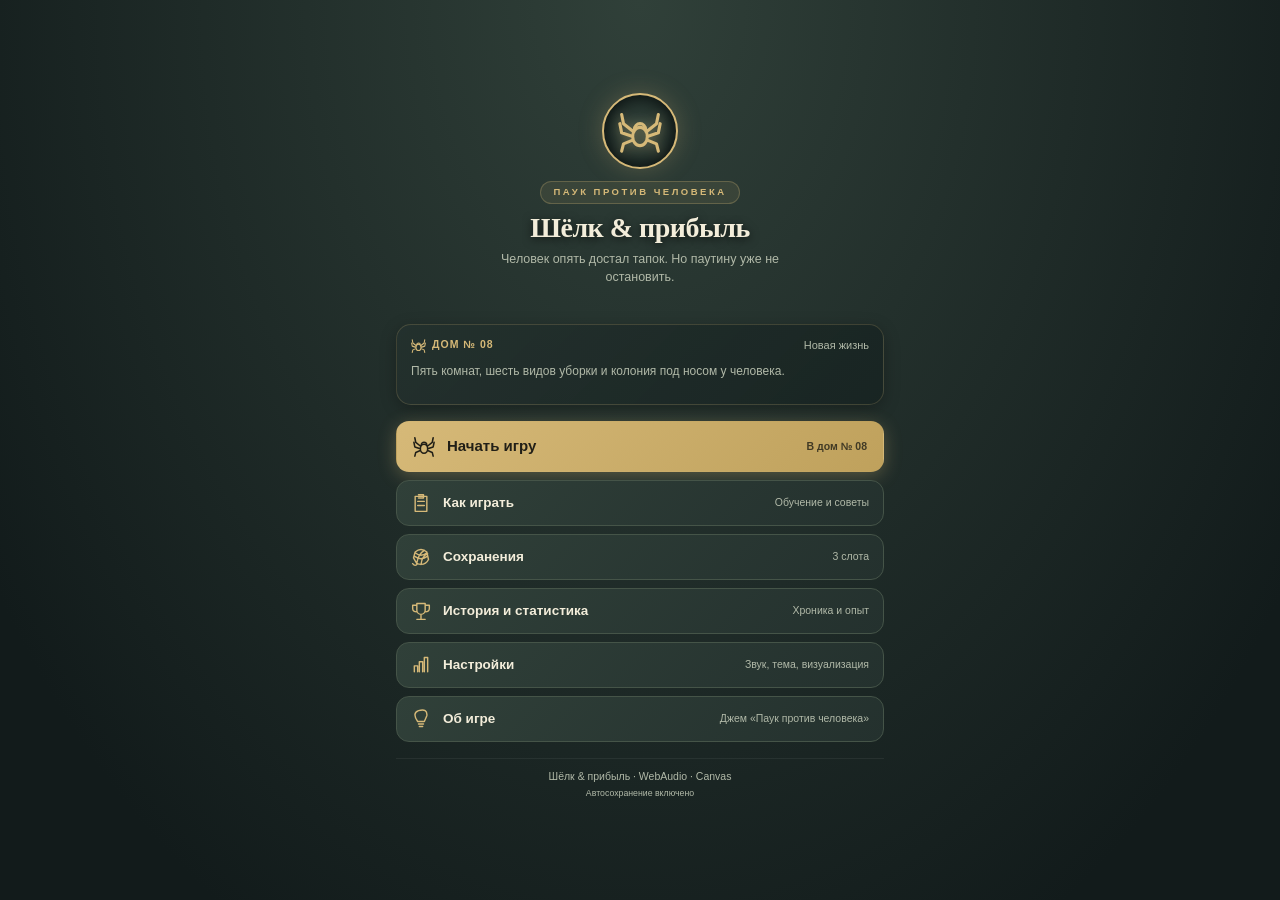
<file: index.html>
<!doctype html>
<html lang="ru"><head><meta charset="utf-8"><meta name="viewport" content="width=device-width,initial-scale=1,viewport-fit=cover"><meta name="theme-color" content="#192322"><title>Шёлк & прибыль</title><link rel="stylesheet" href="src/style.css"><link rel="stylesheet" href="src/refinements.css"></head><body>
<div class="app"><header class="hud"><div class="wallet"><span id="silk"></span><span id="food"></span><span id="amber" title="Янтарные капли"></span><div class="player-level"><div class="level-line"><strong id="level"></strong><small id="xp-label"></small></div><div class="meter"><i id="xp"></i></div></div></div></header>
<main><div id="screen" hidden></div><div id="home-content"><div class="house-title"><div><small>ДОМ № 08</small><h1>Шёлк & прибыль</h1></div><button id="help" aria-label="Как играть">?</button></div><section id="threat" class="threat"><div><strong id="threat-title"></strong><small id="threat-note"></small></div><button id="shield">Укрыть</button></section><div id="house"></div><div class="workbench"><button id="weave">Сплести +3 шёлка</button><button id="repair">Ремонт · 12 еды</button></div><p id="save-status" class="footnote"></p></div></main>
<nav id="tabs" aria-label="Разделы игры"></nav></div>
<div id="modal" class="modal" hidden><section class="dialog" role="dialog" aria-modal="true" aria-labelledby="modal-title"><header><h2 id="modal-title"></h2><button id="modal-help" aria-label="Справка раздела">?</button><button id="close" aria-label="Закрыть окно">×</button></header><div id="modal-body"></div><div id="modal-actions"></div></section></div><div id="toast" role="status" aria-live="polite"></div>
<script src="src/model.js"></script><script src="src/campaign.js"></script><script src="src/progression.js"></script><script src="src/cards.js"></script><script src="src/card-art.js"></script><script src="src/audio.js"></script><script src="src/living.js"></script><script src="src/render.js"></script><script src="src/app.js"></script></body></html>
</file>
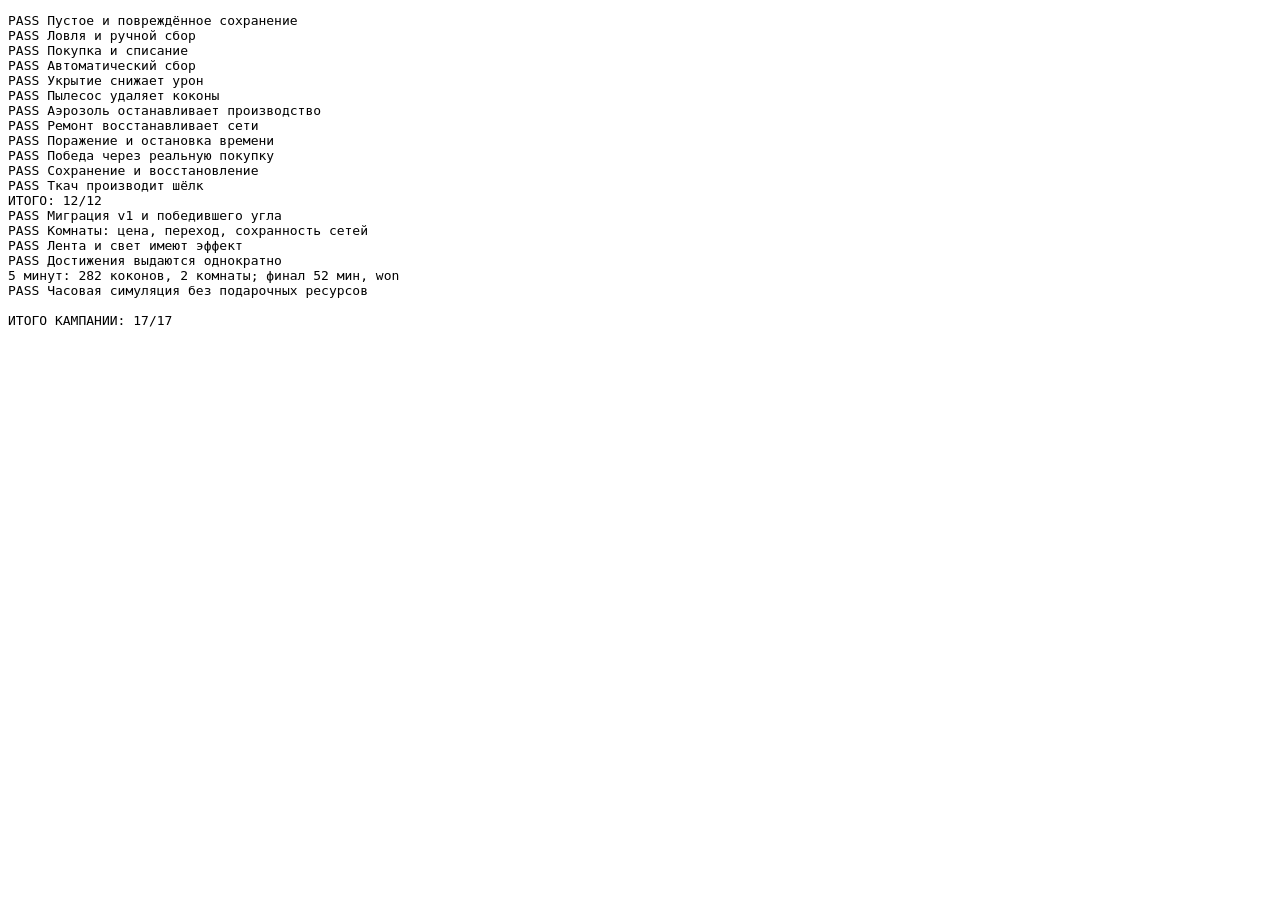
<file: src/check.html>
<!doctype html><meta charset="utf-8"><title>Проверка правил</title><pre id="out"></pre><script src="model.js"></script><script src="campaign.js"></script><script>
let passed=0;const out=document.getElementById('out');function test(name,f){try{if(!f())throw Error('assertion');passed++;out.textContent+='PASS '+name+'\n';}catch(e){out.textContent+='FAIL '+name+': '+e.message+'\n';}}function advance(g,t){for(let i=0;i<t*4;i++)g.tick(.25);}
test('Пустое и повреждённое сохранение',()=>new Silk.Game(null).s.silk===65&&new Silk.Game({}).s.hp===100);
test('Ловля и ручной сбор',()=>{let g=new Silk.Game();advance(g,8);g.collect(0);return g.s.food===30&&g.s.silk===68;});
test('Покупка и списание',()=>{let g=new Silk.Game();return g.buy('build',0,1)&&g.s.silk===41&&!g.buy('build',1,2);});
test('Автоматический сбор',()=>{let g=new Silk.Game();g.buy('crew',0);advance(g,10);return g.s.caught===1&&g.s.food===8;});
test('Укрытие снижает урон',()=>{let g=new Silk.Game();g.protect();g.hit();return g.s.hp>95&&g.s.raids===1;});
test('Пылесос удаляет коконы',()=>{let g=new Silk.Game();g.s.raids=1;g.s.webs[0].ready=3;g.hit();return g.s.webs[0].ready===0;});
test('Аэрозоль останавливает производство',()=>{let g=new Silk.Game();g.s.raids=2;g.hit();advance(g,5);return g.s.poison>6&&g.s.webs[0].progress===0;});
test('Ремонт восстанавливает сети',()=>{let g=new Silk.Game();g.hit();g.repair();return g.s.hp===100&&g.s.webs[0].hp===100;});
test('Поражение и остановка времени',()=>{let g=new Silk.Game();g.s.hp=1;g.hit();let t=g.s.time;advance(g,5);return g.s.status==='lost'&&g.s.time===t;});
test('Победа через реальную покупку',()=>{let g=new Silk.Game();g.s.unlocked=4;g.s.time=3000;g.s.food=10000;g.s.silk=10000;for(let i=0;i<12;i++)g.buy('tech',i);for(let i=1;i<6;i++)g.buy('build',0,i);g.s.raids=49;g.protect();g.hit();return g.s.status==='won';});
test('Сохранение и восстановление',()=>{let g=new Silk.Game();g.s.food=30;g.buy('crew',1);let s=JSON.parse(JSON.stringify(g.s));return Silk.valid(s)&&new Silk.Game(s).s.crew[1]===1;});
test('Ткач производит шёлк',()=>{let g=new Silk.Game();g.s.food=30;g.buy('crew',1);advance(g,4);return g.s.silk===69;});
out.textContent+='ИТОГО: '+passed+'/12\n';
</script><script src="campaign-tests.js"></script>
</file>
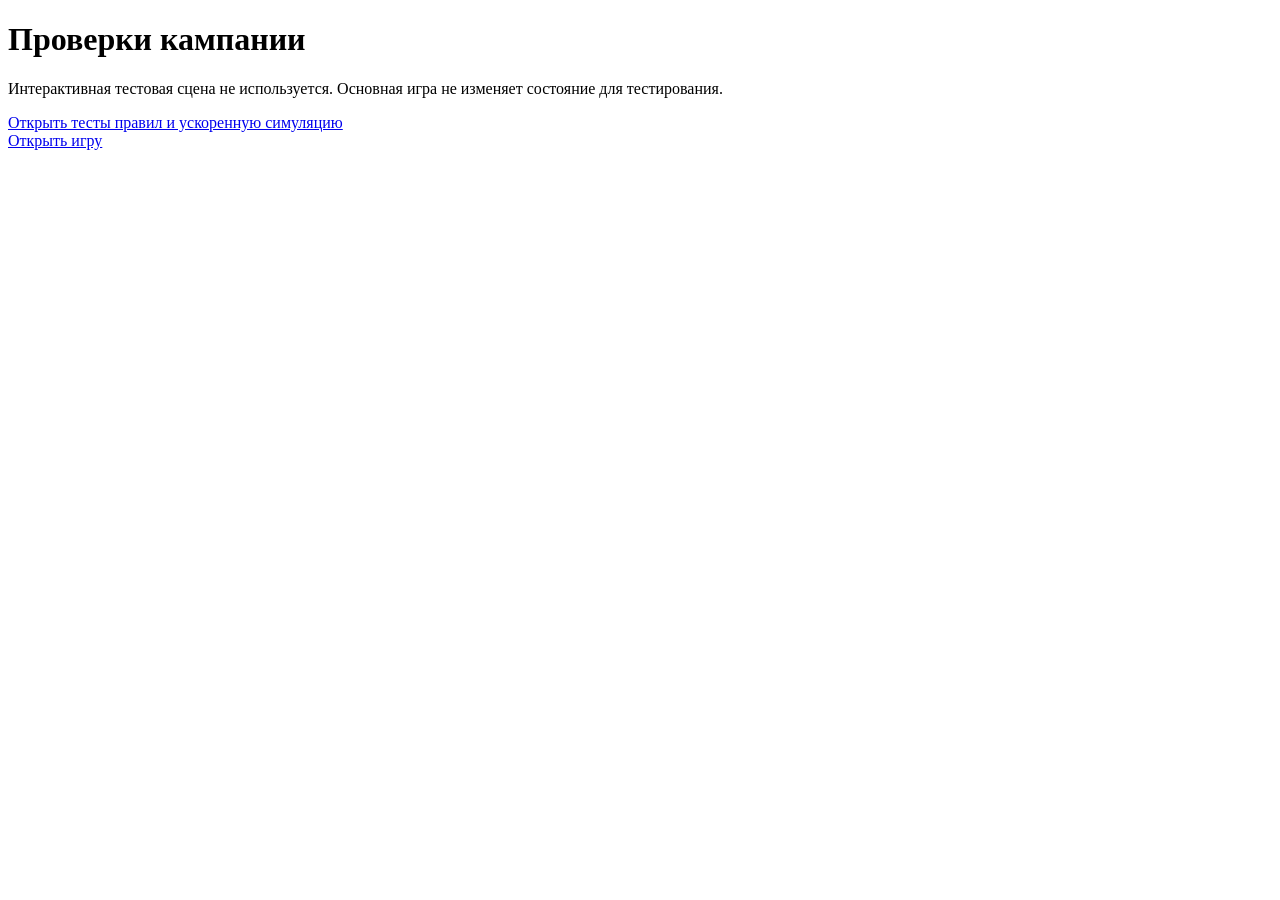
<file: src/preview-check.html>
<!doctype html><html lang="ru"><meta charset="utf-8"><title>Проверка кампании</title><body><h1>Проверки кампании</h1><p>Интерактивная тестовая сцена не используется. Основная игра не изменяет состояние для тестирования.</p><a href="check.html">Открыть тесты правил и ускоренную симуляцию</a><br><a href="../index.html">Открыть игру</a></body></html>
</file>
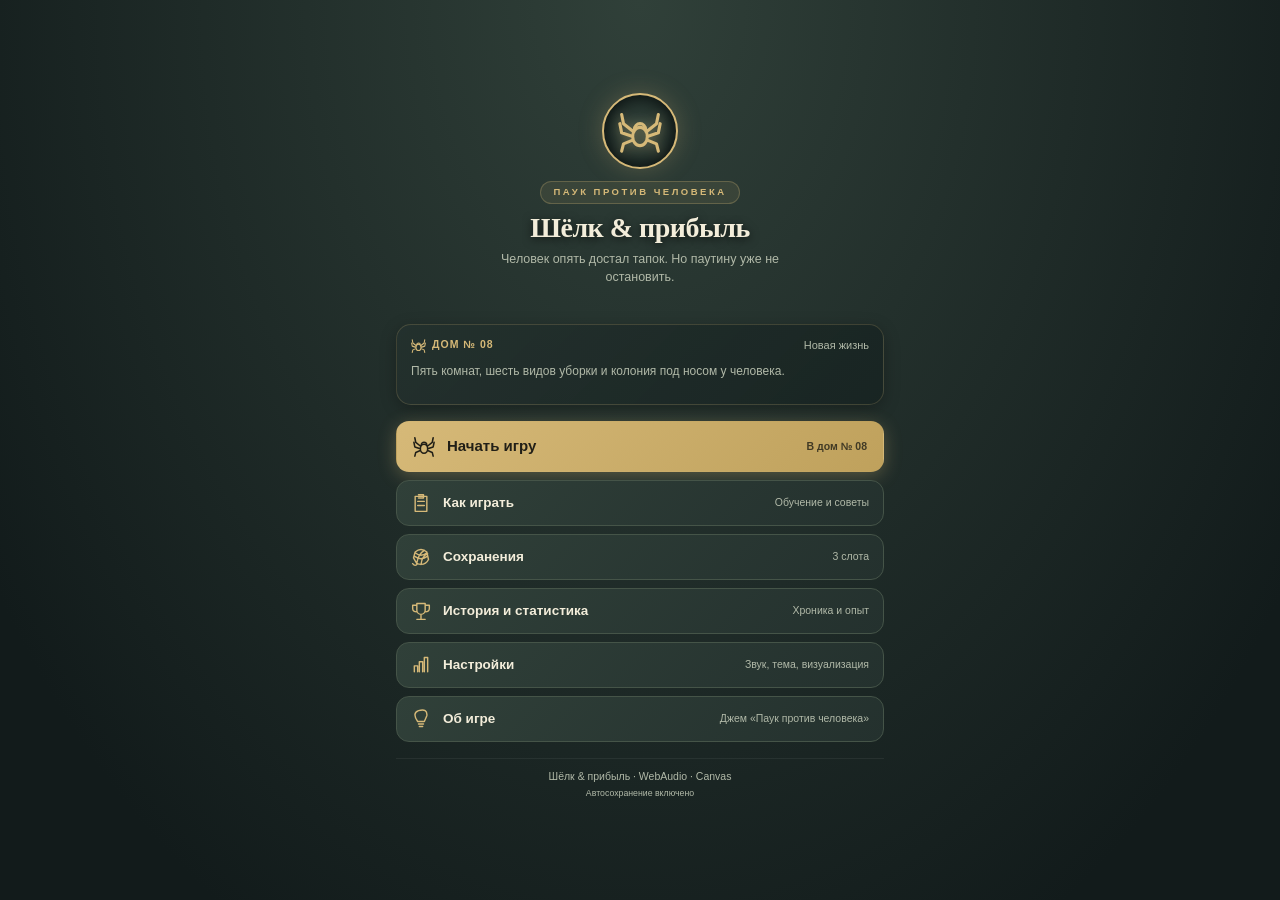
<file: src/ui-preview.html>
<!doctype html>
<html lang="ru"><head><meta charset="utf-8"><meta name="viewport" content="width=device-width,initial-scale=1,viewport-fit=cover"><meta name="theme-color" content="#192322"><title>Шёлк & прибыль</title><style>:root{color-scheme:dark;--bg:#121b1b;--panel:#24312e;--panel2:#304039;--text:#f3edda;--muted:#b1b9a8;--line:#455448;--accent:#d6b978;--ink:#211f17;--font:15px;--space:16px}*{box-sizing:border-box}body{margin:0;background:var(--bg);color:var(--text);font:var(--font)/1.5 'Segoe UI',Arial,sans-serif}button,input,select{font:inherit}button{min-height:46px;padding:10px 14px;border:1px solid var(--line);border-radius:12px;background:var(--panel2);color:var(--text);cursor:pointer;touch-action:manipulation}button:hover:not(:disabled){border-color:var(--accent);filter:brightness(1.08)}button:active:not(:disabled){transform:translateY(1px)}button:disabled{opacity:.45;cursor:default}button:focus-visible,input:focus-visible,select:focus-visible{outline:3px solid var(--accent);outline-offset:3px}svg{width:24px;height:24px;fill:none;stroke:currentColor;stroke-width:1.7;stroke-linecap:round;stroke-linejoin:round;vertical-align:middle}h1,h2,h3,p{margin:0}small{display:block;color:var(--muted)}.app{max-width:600px;min-height:100dvh;margin:auto;background:var(--bg);border-inline:1px solid var(--line)}.hud{position:sticky;top:0;z-index:4;background:var(--bg);padding:calc(10px + env(safe-area-inset-top)) 18px 12px;border-bottom:1px solid var(--line)}.wallet{display:flex;gap:10px;align-items:center}.wallet>span{display:flex;align-items:center;gap:8px;font-size:21px;font-weight:750;flex:1;font-variant-numeric:tabular-nums}.wallet svg{color:var(--accent);width:22px}.wallet button{padding:8px;width:46px}.level-line{display:flex;align-items:center;justify-content:space-between;margin-top:8px;font-size:12px}.meter{height:6px;background:var(--panel2);border-radius:20px;overflow:hidden;margin-top:7px}.meter i{display:block;height:100%;background:var(--accent);transition:width .3s}.house-title{display:flex;align-items:center;justify-content:space-between;padding:22px 2px 14px}.house-title small{letter-spacing:3px;font-size:10px}.house-title h1{font:700 26px Georgia,serif;letter-spacing:-.5px}.house-title button{min-height:44px;width:44px;border-radius:50%}main{padding:0 var(--space) calc(108px + env(safe-area-inset-bottom))}.threat{display:flex;align-items:center;justify-content:space-between;gap:10px;background:var(--panel);border:1px solid var(--line);padding:12px;border-radius:14px;margin-bottom:18px}.threat strong{font-size:13px}.threat small{font-size:11px}.threat.danger{border-color:#e19c79;background:#573b30;color:#fff0da}.room{border:1px solid var(--line);border-radius:17px;overflow:hidden;margin-bottom:var(--space);background:var(--panel);box-shadow:0 7px 0 #0002}.room-head{display:flex;align-items:center;justify-content:space-between;padding:12px 14px}.room-head h2{font-size:17px}.room-head small{font-size:11px}.room-head b{font-size:12px;color:var(--accent)}.scene{height:228px;position:relative;background:#263534;overflow:hidden}.scene canvas{width:100%;height:100%;display:block}.scene-hit{position:absolute;inset:0;width:100%;border:0;background:transparent;border-radius:0;color:#fff;text-shadow:0 2px 5px #000;display:flex;align-items:flex-end;justify-content:center;padding-bottom:14px;font-size:12px}.scene-hit:hover:not(:disabled){background:#ffffff05}.scene-hit span{background:#0a181ac9;padding:5px 12px;border-radius:20px}.room-foot{display:flex;align-items:center;gap:10px;padding:12px 14px}.room-foot>div{flex:1;font-size:12px}.room-foot button{background:var(--accent);color:var(--ink);border-color:transparent;font-weight:750}.room.locked{box-shadow:none}.locked .scene{height:105px;filter:saturate(.4)}.locked .scene canvas{opacity:.35}.locked .scene-hit{align-items:center;font-size:14px}.workbench{display:flex;gap:8px}.workbench button{flex:1;font-size:12px}.footnote{text-align:center;font-size:10px;color:var(--muted);margin-top:16px}#tabs{position:fixed;z-index:5;bottom:0;left:50%;transform:translateX(-50%);width:min(600px,100%);display:grid;grid-template-columns:repeat(6,1fr);padding:8px 5px calc(8px + env(safe-area-inset-bottom));background:var(--bg);border:1px solid var(--line);border-radius:18px 18px 0 0;box-shadow:0 -10px 35px #0003}#tabs button{border:0;background:none;padding:5px 1px;min-width:0;font-size:9px;display:flex;flex-direction:column;align-items:center;gap:5px;color:var(--muted)}#tabs button svg{width:23px;height:23px}#tabs button.active{color:var(--accent);background:var(--panel);border-radius:10px}.modal{position:fixed;inset:0;z-index:10;background:#071211ce;backdrop-filter:blur(5px);display:flex;justify-content:center;align-items:center;padding:18px}.modal[hidden]{display:none}.dialog{width:min(520px,100%);max-height:calc(100dvh - 36px - env(safe-area-inset-top) - env(safe-area-inset-bottom));overflow:auto;overscroll-behavior:contain;border:1px solid var(--line);border-radius:22px;background:var(--panel);box-shadow:0 28px 100px #0008;animation:appear .2s ease}.dialog>header{display:flex;gap:8px;align-items:center;position:sticky;top:0;z-index:2;padding:16px;background:var(--panel);border-bottom:1px solid var(--line)}.dialog h2{font-size:20px;flex:1}.dialog>header button{width:44px;min-width:44px;padding:4px;font-size:23px}#modal-help{font-size:17px!important}#modal-body{padding:var(--space)}#modal-body p{margin-bottom:12px}#modal-actions{display:flex;flex-wrap:wrap;gap:8px;padding:0 var(--space) var(--space)}#modal-actions button{flex:1;min-width:120px}.primary{background:var(--accent);color:var(--ink);font-weight:750;border-color:transparent}.menu-art{text-align:center;padding:14px 0 20px}.menu-art svg{height:86px;width:86px;color:var(--accent)}.menu-art h3{font:700 28px Georgia,serif;margin-top:8px}.menu-list{display:grid;gap:8px}.menu-list button{text-align:left;display:flex;gap:12px;align-items:center}.menu-list button svg{color:var(--accent)}.row{padding:13px 0;border-bottom:1px solid var(--line)}.row:last-child{border-bottom:0}.row h3{font-size:15px}.row p{font-size:12px;color:var(--muted);margin:4px 0 10px!important}.row button{width:100%;margin-top:8px;text-align:left}.row button small{font-size:11px}.row .meter{margin:8px 0}.subtabs,.filters{display:flex;gap:6px;flex-wrap:wrap;margin-bottom:16px}.subtabs button,.filters button{flex:1;font-size:12px;padding:8px}.subtabs .active,.filters .active{background:var(--accent);color:var(--ink)}.compare{display:grid;grid-template-columns:1fr auto 1fr;gap:10px;align-items:center;margin:20px 0}.compare>div{background:var(--bg);border:1px solid var(--line);padding:18px 10px;text-align:center;border-radius:14px}.compare b{display:block;font-size:24px;color:var(--accent)}.cards{display:grid;grid-template-columns:repeat(3,minmax(0,1fr));gap:9px;scroll-behavior:smooth}.card{min-width:0;padding:10px 6px;border:1px solid var(--rarity,#88988a);border-radius:13px;background:linear-gradient(150deg,var(--panel2),var(--bg));text-align:center;min-height:164px;position:relative;overflow:hidden}.card svg{width:54px;height:54px;display:block;margin:12px auto;color:var(--rarity)}.card strong{display:block;font-size:11px}.card small{font-size:9px}.card.absent{opacity:.45}.card .count{position:absolute;right:8px;top:5px;font-size:10px}.card.reveal{animation:reveal .8s cubic-bezier(.2,.8,.2,1) both}.pack-result{padding:20px 0}.pack-result .card{min-height:200px}.pack-result .card:nth-child(2){animation-delay:.15s}.pack-result .card:nth-child(3){animation-delay:.3s}.reward{text-align:center;padding:18px}.reward>svg{width:80px;height:80px;color:var(--accent)}.reward h3{font-size:36px;color:var(--accent)}label{display:block;margin:12px 0}input,select{max-width:100%;color:var(--text);background:var(--bg);border:1px solid var(--line);border-radius:9px;padding:10px;min-height:44px}input:not([type=checkbox]):not([type=color]),select{width:100%}input[type=range]{accent-color:var(--accent);padding:0}input[type=checkbox]{vertical-align:middle;width:22px;min-height:22px;accent-color:var(--accent)}.inline{display:flex;gap:8px;flex-wrap:wrap}.inline button{flex:1;font-size:12px}.note{font-size:12px;color:var(--muted)}#toast{position:fixed;z-index:30;bottom:calc(95px + env(safe-area-inset-bottom));left:50%;transform:translateX(-50%) translateY(15px);background:var(--accent);color:var(--ink);border-radius:12px;padding:12px 18px;max-width:90vw;width:max-content;opacity:0;pointer-events:none;transition:.2s;font-size:13px;box-shadow:0 6px 30px #0006}#toast.visible{opacity:1;transform:translateX(-50%)}body.reduced *,body.reduced *:before{animation:none!important;transition:none!important;scroll-behavior:auto!important}@keyframes appear{from{opacity:0;transform:translateY(12px)}}@keyframes reveal{from{transform:perspective(600px) rotateY(90deg) translateY(25px);opacity:0}to{transform:none;opacity:1}}@media(min-width:700px){body{background:radial-gradient(ellipse at 50% 0,#334039,var(--bg) 70%)}.scene{height:255px}}@media(max-width:360px){:root{--space:10px}.cards{gap:5px}.card strong{font-size:10px}#tabs button{font-size:8px}.wallet>span{font-size:18px}}@media(prefers-reduced-motion:reduce){*{animation:none!important;transition:none!important}}
</style><style>/* Full content screens share the HUD and bottom navigation. */
.player-level #xp-label{display:none}.player-level #level{display:block;text-align:center;font-size:18px;line-height:1.3}.player-level .meter{height:8px;margin-top:6px}#screen .dialog>header{position:static}
.card-button{padding:0;background:none;border:0;min-width:0}.card-button .card{height:100%}.pack-grid button:disabled{opacity:1}.pack-grid button.unchosen{opacity:.55}.pack-grid button.chosen{opacity:1}.wallet svg{flex-shrink:0}
#tabs{grid-template-columns:repeat(7,minmax(0,1fr))}#tabs button{font-size:8px}#tabs button svg{width:22px;height:22px}
.player-level{width:142px;flex-shrink:0}.player-level .level-line{display:block;margin:0}.player-level small{font-size:9px}.wallet{flex-wrap:wrap}.wallet>span{font-size:17px;gap:4px}.wallet>span svg{width:23px}.wallet .player-level{margin-left:auto}.dialog{background:linear-gradient(160deg,var(--panel2),var(--panel) 35%)}#screen>.dialog{width:100%;max-height:none;min-height:calc(100dvh - 215px);border:0;border-radius:0;box-shadow:none;overflow:visible}#screen{margin:0 calc(-1 * var(--space))}#screen .dialog>header{top:100px;background:var(--bg)}#screen #modal-body{padding:20px var(--space)}#screen .row{background:linear-gradient(120deg,var(--panel2),var(--panel));border:1px solid var(--line);padding:16px;border-radius:16px;margin-bottom:12px}#screen .row button{background:var(--bg)}.shortage{color:#efac8d}.card{cursor:pointer;transition:transform .2s,box-shadow .2s}.card:hover{box-shadow:0 5px 20px #0004}.card small{line-height:1.4;margin-top:5px}.card svg{width:72px;height:72px}.card-detail svg{width:160px;height:160px;display:block;margin:auto}.pack-grid{display:grid;grid-template-columns:repeat(3,minmax(0,1fr));gap:8px;margin:16px 0}.pack-grid button{padding:0;min-width:0;min-height:142px;perspective:600px;background:transparent;border:0}.pack-grid .card{min-height:170px;height:100%;animation:reveal .5s both}.pack-grid .card svg{width:48px;height:48px;margin:8px auto}.card-back{min-height:170px;display:grid;place-items:center;border:1px solid var(--accent);border-radius:14px;background:repeating-linear-gradient(45deg,#ffffff05 0 2px,transparent 2px 14px),linear-gradient(140deg,var(--panel2),var(--bg));color:var(--accent)}.card-back svg{width:45px;height:45px}.pack-grid .chosen{outline:3px solid var(--accent);border-radius:14px}.pack-grid .unchosen{opacity:.55}.ability-bar{display:grid;gap:10px;margin:16px 0}.ability-bar button{text-align:left}.locked .scene{filter:none;background:#081010}.locked .scene canvas{opacity:.2;filter:grayscale(1)}.locked .scene-hit{background:#050a0b60}.locked .scene-hit span{display:flex;align-items:center;gap:8px}.locked .scene-hit svg{width:22px;height:22px}.room-head b{font-variant-numeric:tabular-nums}
/* Title screen & Main Menu redesign - FULLSCREEN */
body.title-screen #tabs{display:none!important}
body.title-screen .hud{display:none!important}
body.title-screen .app{border-inline:0!important;max-width:100%!important;background:transparent!important}
body.title-screen main{padding:0!important;margin:0!important}
body.title-screen #screen{margin:0!important;min-height:100dvh;display:flex;flex-direction:column}
body.title-screen #screen>.dialog{width:100%!important;max-width:none!important;min-height:100dvh!important;height:auto!important;max-height:none!important;border:0!important;border-radius:0!important;box-shadow:none!important;background:radial-gradient(ellipse at 50% 0%,var(--panel2),var(--bg) 85%)!important;display:flex;flex-direction:column;justify-content:center;align-items:center;padding:0!important;overflow-y:auto}
.dialog.menu-dialog>header{display:none!important}
.dialog.menu-dialog #modal-body{width:min(520px,100%);padding:calc(24px + env(safe-area-inset-top)) 20px calc(28px + env(safe-area-inset-bottom));margin:auto;display:flex;flex-direction:column;justify-content:center}
.menu-hero{text-align:center;padding:10px 4px 12px;display:flex;flex-direction:column;align-items:center}
.menu-spider-emblem{position:relative;width:76px;height:76px;display:grid;place-items:center;border-radius:50%;background:radial-gradient(circle,var(--panel2) 20%,#131e1c 90%);border:2px solid var(--accent);box-shadow:0 0 24px #d6b97840,inset 0 0 14px #0008;margin-bottom:12px}
.menu-spider-icon svg{width:44px;height:44px;color:var(--accent);filter:drop-shadow(0 2px 6px #d6b97866);animation:spiderFloat 3s ease-in-out infinite alternate}
@keyframes spiderFloat{from{transform:translateY(0) scale(1)}to{transform:translateY(-3px) scale(1.05)}}
.menu-badge-label{font-size:9.5px;font-weight:700;letter-spacing:2.5px;color:var(--accent);background:#d6b97818;border:1px solid #d6b97844;border-radius:20px;padding:3px 12px;margin-bottom:8px}
.menu-hero-title{font:800 28px Georgia,serif;letter-spacing:-.5px;color:var(--text);margin:0 0 6px;text-shadow:0 2px 10px #000a}
.menu-hero-desc{font-size:12.5px;line-height:1.45;color:var(--muted);max-width:340px;margin:0}
.menu-colony-card{background:linear-gradient(135deg,#24312edd,#182422ee);border:1px solid #d6b97833;border-radius:15px;padding:12px 14px;margin:14px 0 16px;box-shadow:0 4px 16px #0004}
.colony-card-header{display:flex;justify-content:space-between;align-items:center;margin-bottom:10px}
.colony-card-pill{display:flex;align-items:center;gap:6px;font-size:10.5px;font-weight:700;color:var(--accent);letter-spacing:1px}
.colony-card-pill svg{width:15px;height:15px}
.colony-time{font-size:11px;color:var(--muted)}
.colony-stats-grid{display:grid;grid-template-columns:repeat(4,1fr);gap:6px;text-align:center;background:#00000030;border-radius:11px;padding:8px 4px}
.colony-stat .stat-value{display:block;font-size:16px;font-weight:750;color:var(--accent)}
.colony-stat .stat-label{display:block;font-size:9px;color:var(--muted);text-transform:uppercase;letter-spacing:.5px}
.new-colony-card .colony-welcome-msg{font-size:12px;color:var(--muted);margin:0;line-height:1.4}
.menu-nav-list{display:flex;flex-direction:column;gap:8px}
.menu-btn{width:100%;min-height:46px;display:flex;align-items:center;gap:12px;padding:10px 14px;background:linear-gradient(135deg,var(--panel2),var(--panel));border:1px solid var(--line);border-radius:13px;color:var(--text);font-size:13.5px;font-weight:600;text-align:left;cursor:pointer;transition:border-color .18s,transform .18s,background .18s}
.menu-btn svg{width:20px;height:20px;color:var(--accent);flex-shrink:0;transition:transform .18s}
.menu-btn span{flex:1}
.menu-btn small{font-size:10.5px;font-weight:400;color:var(--muted)}
.menu-btn:hover:not(:disabled){border-color:var(--accent);background:linear-gradient(135deg,#364942,var(--panel2));transform:translateY(-1px);box-shadow:0 4px 14px #0004}
.menu-btn:hover:not(:disabled) svg{transform:scale(1.1)}
.menu-btn:active:not(:disabled){transform:translateY(0)}
.menu-btn-primary{background:linear-gradient(135deg,var(--accent),#bfa15c)!important;color:var(--ink)!important;border-color:transparent!important;font-size:15px!important;font-weight:800!important;padding:13px 16px!important;box-shadow:0 4px 18px #d6b9784d}
.menu-btn-primary svg{color:var(--ink)!important;width:22px;height:22px}
.menu-btn-primary small{color:#211f17cc!important;font-weight:600}
.menu-btn-primary:hover:not(:disabled){filter:brightness(1.08);box-shadow:0 6px 22px #d6b97866;transform:translateY(-1px)}
.menu-meta-footer{text-align:center;margin-top:16px;padding-top:10px;border-top:1px solid #ffffff0f;color:var(--muted);font-size:10.5px;display:flex;flex-direction:column;gap:3px}
body.reduced .menu-spider-icon svg{animation:none!important}
@media(max-width:380px){.player-level{width:112px}.wallet>span{font-size:14px}.hud{padding-inline:10px}.pack-grid .card strong{font-size:10px}.pack-grid .card small{font-size:8px}} 
</style><style>.app{max-width:390px}#tabs{width:min(390px,100%)}</style></head><body><pre id="ui-errors" hidden></pre><script>addEventListener("error",e=>{let p=document.getElementById("ui-errors");p.hidden=false;p.textContent+=e.error?.stack||e.message;});</script>
<div class="app"><header class="hud"><div class="wallet"><span id="silk"></span><span id="food"></span><span id="amber" title="Янтарные капли"></span><div class="player-level"><div class="level-line"><strong id="level"></strong><small id="xp-label"></small></div><div class="meter"><i id="xp"></i></div></div></div></header>
<main><div id="screen" hidden></div><div id="home-content"><div class="house-title"><div><small>ДОМ № 08</small><h1>Шёлк & прибыль</h1></div><button id="help" aria-label="Как играть">?</button></div><section id="threat" class="threat"><div><strong id="threat-title"></strong><small id="threat-note"></small></div><button id="shield">Укрыть</button></section><div id="house"></div><div class="workbench"><button id="weave">Сплести +3 шёлка</button><button id="repair">Ремонт · 12 еды</button></div><p id="save-status" class="footnote"></p></div></main>
<nav id="tabs" aria-label="Разделы игры"></nav></div>
<div id="modal" class="modal" hidden><section class="dialog" role="dialog" aria-modal="true" aria-labelledby="modal-title"><header><h2 id="modal-title"></h2><button id="modal-help" aria-label="Справка раздела">?</button><button id="close" aria-label="Закрыть окно">×</button></header><div id="modal-body"></div><div id="modal-actions"></div></section></div><div id="toast" role="status" aria-live="polite"></div>
<script>/* Original game rules. No DOM: the same simulation is exercised by tests. */
'use strict';
window.Silk = (() => {
 const traps=[{name:'Липкая сеть',icon:'web',cost:24,interval:8,food:5,silk:3,desc:'Мухи на обед. Надёжная сеть: +5 еды, +3 шёлка.'},{name:'Жучиный силок',icon:'beetle',cost:42,interval:12,food:12,silk:4,desc:'Крупная добыча: +12 еды, +4 шёлка. Нужна крепкая нить.'},{name:'Лунная приманка',icon:'lamp',cost:55,interval:10,food:6,silk:10,desc:'Привлекает мотыльков: +6 еды, +10 шёлка.'}];
 const crew=[{name:'Сборщик',icon:'spider',cost:22,desc:'Забирает 1 кокон каждые 3 секунды. Больше сборщиков — быстрее сбор.'},{name:'Ткач',icon:'silk',cost:28,desc:'Производит 1 шёлк в секунду. Не требует кормления.'},{name:'Страж',icon:'shield',cost:35,desc:'Каждый страж снижает урон гнезду и сетям на 12%.'}];
 const tech=[{name:'Крепкая нить',icon:'web',cost:25,desc:'Открывает жучиный силок. Урон сетям −20%.'},{name:'Феромоны',icon:'lamp',cost:30,desc:'Улов появляется на 25% быстрее. Открывает лунную приманку.'},{name:'Бережная разделка',icon:'food',cost:38,desc:'Каждый кокон приносит на 50% больше еды и шёлка.'},{name:'Тихий цех',icon:'silk',cost:44,desc:'Ткачи производят вдвое больше шёлка.'},{name:'Бункер в плинтусе',icon:'shield',cost:52,desc:'Максимальная прочность гнезда +40. Сразу чинит его.'},{name:'Паучий профсоюз',icon:'flag',cost:65,desc:'Укрытие стоит 8 шёлка и длится 14 секунд вместо 10.'}];
 const attacks=[{name:'Тапок судьбы',desc:'Удар по двум сетям. Укрывайся перед ударом!',damage:26},{name:'Пылесос «Вихрь»',desc:'Тянет всю добычу. Укрытие сохранит коконы.',damage:22},{name:'Аэрозоль «Антибизнес»',desc:'Отравляет сети на 12 секунд. Укрытие защитит.',damage:30}];
 function fresh(){return {version:1,silk:65,food:25,hp:100,webs:[{type:0,hp:100,progress:0,ready:0},null,null,null,null,null],crew:[0,0,0],tech:[false,false,false,false,false,false],raids:0,timer:65,warning:false,shield:0,shieldCooldown:0,weaveCooldown:0,poison:0,auto:0,time:0,caught:0,status:'playing'};}
 function valid(s){return s && s.version===1 && ['playing','won','lost'].includes(s.status) && ['silk','food','hp','raids','timer','shield','shieldCooldown','weaveCooldown','poison','auto','time','caught'].every(k=>Number.isFinite(s[k])&&s[k]>=0&&s[k]<1e9)&&typeof s.warning==='boolean'&&Array.isArray(s.webs)&&s.webs.length===6&&s.webs.every(w=>w===null||(Number.isInteger(w.type)&&w.type>=0&&w.type<3&&['hp','progress','ready'].every(k=>Number.isFinite(w[k])&&w[k]>=0)&&w.hp<=100&&w.ready<=3))&&Array.isArray(s.crew)&&s.crew.length===3&&s.crew.every(n=>Number.isInteger(n)&&n>=0&&n<=5)&&Array.isArray(s.tech)&&s.tech.length===6&&s.tech.every(n=>typeof n==='boolean');}
 class Game{
 constructor(state){this.s=valid(state)?state:fresh();this.events=[];}
 emit(type,text,slot){this.events.push({type,text,slot});}
 maxHp(){return this.s.tech[4]?140:100;}
 price(kind,i){return kind==='build'?traps[i].cost:kind==='crew'?Math.ceil(crew[i].cost*Math.pow(1.6,this.s.crew[i])):tech[i].cost;}
 locked(kind,i){return kind==='build'?(i===1&&!this.s.tech[0]?'Нужна «Крепкая нить»':i===2&&!this.s.tech[1]?'Нужны «Феромоны»':''):kind==='tech'&&i>1&&!this.s.tech[i-2]?'Сначала: '+tech[i-2].name:'';}
 buy(kind,i,slot){const s=this.s;if(s.status!=='playing')return false;let reason=this.locked(kind,i);if(reason){this.emit('notice',reason);return false;}let cost=this.price(kind,i),res=kind==='build'?'silk':'food';if(s[res]<cost){this.emit('notice','Не хватает '+(res==='silk'?'шёлка':'провизии'));return false;}if(kind==='build'){if(slot<0||slot>5||s.webs[slot]){this.emit('notice','Выбери свободную точку на стене');return false;}s.webs[slot]={type:i,hp:100,progress:0,ready:0};}else if(kind==='crew'){if(s.crew[i]>=5)return false;s.crew[i]++;}else {if(s.tech[i])return false;s.tech[i]=true;if(i===4)s.hp=140;}s[res]-=cost;this.emit('buy','Дело растёт. Человек пока не в курсе.',slot);this.check();return true;}
 collect(i){let s=this.s,w=s.webs[i];if(s.status!=='playing'||!w||!w.ready)return false;const t=traps[w.type],n=w.ready,m=s.tech[2]?1.5:1;let food=Math.ceil(t.food*n*m),silk=Math.ceil(t.silk*n*m);s.food+=food;s.silk+=silk;s.caught+=n;w.ready=0;this.emit('catch','+'+food+' еды · +'+silk+' шёлка',i);return true;}
 weave(){let s=this.s;if(s.status!=='playing'||s.weaveCooldown>0)return false;s.silk+=3;s.weaveCooldown=2;this.emit('weave','+3 шёлка');return true;}
 protect(){let s=this.s,c=s.tech[5]?8:12;if(s.status!=='playing'||s.shieldCooldown>0)return false;if(s.silk<c){this.emit('notice','На укрытие нужно '+c+' шёлка');return false;}s.silk-=c;s.shield=s.tech[5]?14:10;s.shieldCooldown=16;this.emit('shield','Колония под защитой!');return true;}
 repair(){let s=this.s;if(s.status!=='playing'||s.food<12)return false;if(s.hp>=this.maxHp()&&s.webs.every(w=>!w||w.hp===100)){this.emit('notice','Гнездо и сети уже целы');return false;}s.food-=12;s.hp=Math.min(this.maxHp(),s.hp+30);s.webs.forEach(w=>{if(w)w.hp=Math.min(100,w.hp+40);});this.emit('buy','Гнездо +30 · все сети +40');return true;}
 provoke(){if(this.s.status==='playing'&&!this.s.warning){this.s.timer=Math.min(this.s.timer,8);}}
 hit(){let s=this.s,a=attacks[s.raids%3],safe=s.shield>0,reduction=Math.max(.2,1-s.crew[2]*.12),damage=a.damage*reduction*(safe?.18:1);s.hp=Math.max(0,s.hp-damage);let targets=s.webs.map((w,i)=>w?i:-1).filter(i=>i>=0);if(s.raids%3===0)targets=targets.sort((a,b)=>s.webs[b].ready-s.webs[a].ready).slice(0,2);targets.forEach(i=>{let w=s.webs[i];w.hp-=damage*(s.tech[0]?.8:1);if(s.raids%3===1&&!safe)w.ready=0;if(w.hp<=0){s.webs[i]=null;this.emit('notice','Сеть разрушена. Можно построить заново.',i);}});if(s.raids%3===2&&!safe)s.poison=12;s.raids++;s.timer=Math.max(38,65-s.raids*3);s.warning=false;this.emit('hit',safe?'Укрытие выдержало. Человек недоволен.':a.name+'! Гнездо −'+Math.ceil(damage));if(s.hp>0){s.silk+=20;s.food+=12;this.emit('notice','Уборка пережита: +20 шёлка, +12 еды');}this.check();}
 check(){let s=this.s;if(s.hp<=0){s.status='lost';this.emit('end','lost');}else if(s.raids>=6&&s.tech.every(Boolean)&&s.webs.every(Boolean)){s.status='won';this.emit('end','won');}}
 tick(dt){let s=this.s;if(s.status!=='playing')return;dt=Math.max(0,Math.min(dt,.25));s.time+=dt;['shield','shieldCooldown','weaveCooldown','poison'].forEach(k=>s[k]=Math.max(0,s[k]-dt));s.silk+=dt*s.crew[1]*(s.tech[3]?2:1);s.webs.forEach((w,i)=>{if(!w||w.ready>=3||s.poison>0)return;w.progress+=dt*(s.tech[1]?1.25:1);if(w.progress>=traps[w.type].interval){w.progress-=traps[w.type].interval;w.ready++;this.emit('ready','Добыча в сети',i);}});if(s.crew[0]){s.auto+=dt;if(s.auto>=3/s.crew[0]){s.auto=0;let i=s.webs.findIndex(w=>w&&w.ready);if(i>=0)this.collect(i);}}s.timer-=dt;if(s.timer<=8&&!s.warning){s.warning=true;this.emit('warning',attacks[this.attackIndex?this.attackIndex():s.raids%3].name+' — через 8 секунд!');}if(s.timer<=0)this.hit();}
 }
 return {Game,fresh,valid,traps,crew,tech,attacks};
})();
</script><script>'use strict';
/* Campaign extends the original rules; the v1 save is migrated without losing its colony. */
(()=>{
const S=Silk, G=S.Game.prototype, old={fresh:S.fresh,valid:S.valid,tick:G.tick,collect:G.collect,buy:G.buy,locked:G.locked,hit:G.hit};
S.rooms=[
 {name:'Гостиная',floor:'Первый этаж',color:'#38413b',prey:'Домовые мухи',bonus:1,time:0,cost:0,raids:0,desc:'Здесь всё началось. Даже тапок ещё не в курсе.'},
 {name:'Кухня',floor:'Первый этаж',color:'#485039',prey:'Дрозофилы и тараканы',bonus:1.3,time:240,cost:120,raids:4,desc:'Крошки со стола — дивиденды без налогов.'},
 {name:'Спальня',floor:'Второй этаж',color:'#3e3c51',prey:'Комары и платяная моль',bonus:1.65,time:600,cost:300,raids:10,desc:'Человек спит. Отдел продаж — нет.'},
 {name:'Подвал',floor:'Нижний этаж',color:'#304649',prey:'Мокрицы и жужелицы',bonus:2.1,time:1200,cost:650,raids:20,desc:'Сырость, тишина и очень питательные арендаторы.'},
 {name:'Чердак',floor:'Под крышей',color:'#514336',prey:'Бражники и жуки-олени',bonus:2.7,time:2100,cost:1100,raids:35,desc:'Выше только крыша. И самооценка директора.'}
];
S.traps.push(
 {name:'Крошечный буфет',icon:'food',cost:95,interval:7,food:15,silk:5,room:1,req:6,desc:'Дрозофилы и тараканы: +15 еды, +5 шёлка. Кухня и технология «Пищевые цепочки».'},
 {name:'Сонная спираль',icon:'lamp',cost:150,interval:9,food:14,silk:18,room:2,req:7,desc:'Моль и комары: +14 еды, +18 шёлка. Спальня и «Ночная смена».'},
 {name:'Капкан для титанов',icon:'beetle',cost:260,interval:14,food:45,silk:26,room:3,req:8,desc:'Мокрицы, жужелицы, жуки-олени: +45 еды, +26 шёлка. Подвал и «Армирование».'}
);
S.crew.push(
 {name:'Ремонтник',icon:'heart',cost:90,room:1,desc:'Каждый восстанавливает гнезду и сетям 0,35 прочности/с. Без расхода еды.'},
 {name:'Разведчик',icon:'human',cost:130,room:2,desc:'Каждый замедляет уборки на 2 секунды и увеличивает улов на 8%.'},
 {name:'Алхимик',icon:'food',cost:190,room:3,desc:'Каждый сокращает действие яда и липкой ленты, ускоряет ловушки на 10%.'}
);
S.tech.push(
 {name:'Пищевые цепочки',icon:'food',cost:120,room:1,req:2,desc:'Ветка экономики ← Бережная разделка. Открывает крошечный буфет.'},
 {name:'Ночная смена',icon:'lamp',cost:210,room:2,req:6,desc:'Ветка экономики ← Пищевые цепочки. Открывает сонную спираль; свет мешает вдвое меньше.'},
 {name:'Армирование',icon:'shield',cost:340,room:3,req:4,desc:'Ветка обороны ← Бункер. Открывает капкан для титанов; весь урон −25%.'},
 {name:'Страховка лап',icon:'heart',cost:480,room:3,req:8,desc:'Ветка обороны ← Армирование. За уборку дополнительно +35 еды.'},
 {name:'Шёлковая логистика',icon:'silk',cost:750,room:4,req:7,desc:'Ветка экономики ← Ночная смена. Весь улов +40%.'},
 {name:'Домовой договор',icon:'flag',cost:1200,room:4,req:9,desc:'Ветка обороны ← Страховка лап. Последний шаг к владению домом.'}
);
S.attacks.push(
 {name:'Газета «Последний хлопок»',desc:'Два резких удара по гнезду. Газета вчерашняя, боль свежая.',damage:38},
 {name:'Липкая лента',desc:'На 18 секунд замедляет ловлю на 65%. Укрытие спасает.',damage:18},
 {name:'Большой свет',desc:'Распугивает добычу на 16 секунд. Ночная смена снижает эффект.',damage:16}
);
S.achievements=[['first','Первый дивиденд','Собрать 10 коконов'],['crew','Отдел кадров','Нанять 5 помощников'],['defense','Тапкоустойчивость','Пережить 12 уборок'],['traveler','Восемь лап — пять адресов','Открыть все комнаты'],['catch','Пищевой магнат','Собрать 500 коконов'],['science','Доктор паутинных наук','Купить все технологии'],['hour','Стаж под плинтусом','Провести в игре час'],['home','Дом принадлежит пауку','Победить в кампании']];
S.events=[{name:'Окно настежь',desc:'Свежая партия клиентов! Ловушки вдвое быстрее.',kind:'swarm'}, {name:'Человек уехал за хлебом',desc:'Следующая уборка отложена на 25 секунд.',kind:'holiday'}, {name:'Крошки после вечеринки',desc:'Найдена провизия. Бухгалтер просит не спрашивать.',kind:'crumbs'}, {name:'Сквозняк',desc:'Ловушки на 30% медленнее. Зато бесплатная вентиляция.',kind:'draft'}, {name:'Тихий дождь',desc:'Влажная нить: ткачи работают вдвое быстрее.',kind:'rain'}];
function migrate(s){if(s.version===2)return s;s.version=2;s.room=0;s.unlocked=0;s.rooms=[null,null,null,null,null];s.crew.push(0,0,0);s.tech.push(false,false,false,false,false,false);s.achieved=[];s.eventTimer=70;s.eventLeft=0;s.eventIndex=-1;s.sticky=0;s.light=0;s.protected=0;s.moves=0;if(s.status==='won')s.status='playing';return s;}
S.valid=function(s){if(!s)return false;if(s.version===1)return old.valid(s);if(s.version!==2)return false;const nums=['room','unlocked','eventTimer','eventLeft','sticky','light','protected','moves'];if(!nums.every(k=>Number.isFinite(s[k])&&s[k]>=0)||!Number.isInteger(s.room)||!Number.isInteger(s.unlocked)||s.room>s.unlocked||s.unlocked>4)return false;
const web=w=>w===null||(w&&Number.isInteger(w.type)&&w.type>=0&&w.type<6&&['hp','ready','progress'].every(k=>Number.isFinite(w[k])&&w[k]>=0)&&w.hp<=100&&Number.isInteger(w.ready)&&w.ready<=3);
if(!Array.isArray(s.webs)||s.webs.length!==6||!s.webs.every(web)||!Array.isArray(s.rooms)||s.rooms.length!==5||!s.rooms.every(r=>r===null||(Array.isArray(r)&&r.length===6&&r.every(web))))return false;
if(!Array.isArray(s.crew)||s.crew.length!==6||!s.crew.every(n=>Number.isInteger(n)&&n>=0&&n<=5)||!Array.isArray(s.tech)||s.tech.length!==12||!s.tech.every(n=>typeof n==='boolean')||!Array.isArray(s.achieved)||!s.achieved.every(k=>S.achievements.some(a=>a[0]===k))||!Number.isInteger(s.eventIndex)||s.eventIndex< -1||s.eventIndex>=S.events.length)return false;
return old.valid({...s,version:1,webs:s.webs.map(w=>w?{...w,type:Math.min(2,w.type)}:null),crew:s.crew.slice(0,3),tech:s.tech.slice(0,6)});};
const Base=S.Game;S.Game=class extends Base{constructor(state){super();this.s=migrate(S.valid(state)?JSON.parse(JSON.stringify(state)):old.fresh());}};S.fresh=()=>migrate(old.fresh());
G.attackIndex=function(){return this.s.raids%6;};
G.locked=function(kind,i){const list=kind==='build'?S.traps:kind==='crew'?S.crew:S.tech,item=list[i];if(!item)return 'Неизвестная покупка';if((item.room||0)>this.s.unlocked)return 'Открой: '+S.rooms[item.room].name;if(item.req!==undefined&&!this.s.tech[item.req])return 'Сначала: '+S.tech[item.req].name;return i<(kind==='tech'?6:3)?old.locked.call(this,kind,i):'';};
G.buy=function(kind,i,slot){if(!['build','crew','tech'].includes(kind)||!Number.isInteger(i)||this.locked(kind,i)){this.emit('notice',this.locked(kind,i)||'Неизвестная покупка');return false;}return old.buy.call(this,kind,i,slot);};
G.collect=function(i){const before=[this.s.food,this.s.silk],ok=old.collect.call(this,i);if(ok){const s=this.s,m=S.rooms[s.room].bonus*(1+s.crew[4]*.08)*(s.tech[10]?1.4:1);s.food+=Math.floor((s.food-before[0])*(m-1));s.silk+=Math.floor((s.silk-before[1])*(m-1));this.events[this.events.length-1].text='+'+Math.floor(s.food-before[0])+' еды · +'+Math.floor(s.silk-before[1])+' шёлка';this.awards();}return ok;};
G.travelReason=function(i){const s=this.s,r=S.rooms[i];if(!r)return 'Нет такой комнаты';if(i<=s.unlocked)return '';if(i!==s.unlocked+1)return 'Сначала открой предыдущую комнату';if(s.time<r.time)return 'Разведка: ещё '+Math.ceil((r.time-s.time)/60)+' мин';if(s.raids<r.raids)return 'Нужно пережить '+r.raids+' уборок';if(s.silk<r.cost)return 'Нужно '+r.cost+' шёлка';return '';};
G.travel=function(i){let s=this.s;if(s.status!=='playing'||s.warning||s.shield>0||i===s.room)return false;let reason=this.travelReason(i);if(reason){this.emit('notice',reason);return false;}if(i>s.unlocked){s.silk-=S.rooms[i].cost;s.unlocked=i;}s.rooms[s.room]=s.webs;s.webs=s.rooms[i]||[{type:0,hp:100,progress:0,ready:0},null,null,null,null,null];s.rooms[i]=null;s.room=i;s.moves++;this.emit('travel',S.rooms[i].name+': '+S.rooms[i].desc);this.awards();return true;};
G.hit=function(){const s=this.s,idx=this.attackIndex(),a=S.attacks[idx],safe=s.shield>0;let damage=a.damage*Math.max(.2,1-s.crew[2]*.12)*(safe?.18:1)*(s.tech[8]?.75:1)*(1+s.room*.1);s.hp=Math.max(0,s.hp-damage);let targets=s.webs.map((w,i)=>w?i:-1).filter(i=>i>=0);if(idx===0||idx===3)targets=targets.sort((a,b)=>s.webs[b].ready-s.webs[a].ready).slice(0,2);targets.forEach(i=>{let w=s.webs[i];w.hp-=damage*(s.tech[0]?.8:1);if(idx===1&&!safe)w.ready=0;if(w.hp<=0){s.webs[i]=null;this.emit('notice','Сеть разрушена. Страховая компания — это ты.',i);}});if(!safe){if(idx===2)s.poison=12;if(idx===4)s.sticky=18;if(idx===5)s.light=16;}else s.protected++;s.raids++;s.timer=Math.max(42,65-s.room*3)+s.crew[4]*2;s.warning=false;this.emit('hit',safe?'Укрытие выдержало. Человек требует книгу жалоб.':a.name+'! Гнездо −'+Math.ceil(damage));if(s.hp>0){s.silk+=20;s.food+=12+(s.tech[9]?35:0);}this.check();this.awards();};
G.awards=function(){const s=this.s,flags=[s.caught>=10,s.crew.reduce((a,b)=>a+b,0)>=5,s.raids>=12,s.unlocked===4,s.caught>=500,s.tech.every(Boolean),s.time>=3600,s.status==='won'];S.achievements.forEach((a,i)=>{if(flags[i]&&!s.achieved.includes(a[0])){s.achieved.push(a[0]);s.food+=25;this.emit('achievement','Достижение: '+a[1]+' · +25 еды');}});};
G.check=function(){let s=this.s;if(s.status!=='playing')return;if(s.hp<=0){s.status='lost';this.emit('end','lost');}else if(s.unlocked===4&&s.time>=3000&&s.raids>=50&&s.tech.every(Boolean)&&s.webs.every(Boolean)){s.status='won';this.awards();this.emit('end','won');}};
G.tick=function(dt){let s=this.s;if(s.status!=='playing')return;dt=Math.max(0,Math.min(dt,.25));let factor=(s.sticky>0?.35:1)*(s.light>0?(s.tech[7]?.7:.35):1)*(1+s.crew[5]*.1)*(s.eventLeft>0?(s.eventIndex===0?2:s.eventIndex===3?.7:1):1);
// Alter only production progress, never real time, defense timers or save cadence.
s.webs.forEach(w=>{if(w&&w.ready<3&&s.poison<=0)w.progress+=dt*(s.tech[1]?1.25:1)*(factor-1);});
old.tick.call(this,dt);if(s.status!=='playing')return;
['sticky','light'].forEach(k=>s[k]=Math.max(0,s[k]-dt*(1+s.crew[5]*.3)));s.poison=Math.max(0,s.poison-dt*s.crew[5]*.3);
if(s.crew[3]){s.hp=Math.min(this.maxHp(),s.hp+dt*s.crew[3]*.35);s.webs.forEach(w=>{if(w)w.hp=Math.min(100,w.hp+dt*s.crew[3]*.35);});}
if(s.eventLeft>0){s.eventLeft=Math.max(0,s.eventLeft-dt);if(s.eventIndex===4)s.silk+=dt*s.crew[1]*(s.tech[3]?2:1);}
s.eventTimer-=dt;if(s.eventTimer<=0){s.eventTimer=90+Math.random()*60;s.eventIndex=Math.floor(Math.random()*S.events.length);s.eventLeft=25;const e=S.events[s.eventIndex];if(e.kind==='holiday')s.timer+=25;if(e.kind==='crumbs')s.food+=35*(s.room+1);this.emit('event',e.name+' · '+e.desc);}this.check();this.awards();};
})();
</script><script>'use strict';
/* Additive progression layer. Original prices, prey and technology dependencies stay intact. */
(()=>{
const S=Silk,P=S.Game.prototype,Base=S.Game,old={locked:P.locked,buy:P.buy,collect:P.collect,tick:P.tick,hit:P.hit,valid:S.valid};
S.roomLevels=[1,3,5,8,11];
S.cards=[];
const groups=[['Пауки','spider',['Домовик','Ткач Федя','Прыгун','Серебряная лапа','Нянька','Страж угла','Профессор','Паук-альбинос','Крестовик','Сенокосец','Каракурт','Золотопряд']],['Насекомые','beetle',['Муха','Комар','Мотылёк','Таракан','Дрозофила','Мокрица','Жужелица','Бражник','Жук-олень','Божья коровка','Светляк','Бронзовка']],['Предметы','shield',['Тапок','Пуговица','Катушка','Скрепка','Крошка печенья','Монетка','Газета','Фонарик','Носок','Ключ','Пробка','Напёрсток']]];
groups.forEach(([group,icon,names],g)=>names.forEach((name,i)=>S.cards.push({id:g*12+i,name,group,icon,rarity:i>9?3:i>6?2:i>2?1:0,effect:g===0?'Улов':g===1?'Шёлк':'Защита',power:i>9?4:i>6?3:i>2?2:1})));
S.rarities=['Обычная','Необычная','Редкая','Легендарная'];
S.Game=class extends Base{constructor(state){super(state);let s=this.s;const x=state&&state.meta;s.meta={xp:Math.floor(s.caught*4+s.raids*12+s.tech.filter(Boolean).length*15),rewarded:1,cards:{},packs:1,claimed:[],daily:{day:'',caught:0,raids:0,claimed:[]},bonusDay:'',boost:0,guest:0,guestTimer:140,upgrades:[0,0,0,0,0],history:[],tutorial:false,finished:false,...(x&&typeof x==='object'?x:{})};let m=s.meta;for(let k of ['xp','rewarded','packs','boost','guest','guestTimer'])if(!Number.isFinite(m[k])||m[k]<0)m[k]=k==='rewarded'?1:0;if(!Array.isArray(m.upgrades)||m.upgrades.length!==5)m.upgrades=[0,0,0,0,0];m.upgrades=m.upgrades.map(v=>Number.isInteger(v)&&v>=0&&v<=100?v:0);if(!m.cards||typeof m.cards!=='object'||Array.isArray(m.cards))m.cards={};for(let k of Object.keys(m.cards))if(!S.cards[k]||!Number.isInteger(m.cards[k])||m.cards[k]<1||m.cards[k]>999)delete m.cards[k];if(!Array.isArray(m.claimed))m.claimed=[];if(!Array.isArray(m.history))m.history=[];if(!m.daily||typeof m.daily!=='object')m.daily={};if(s.status!=='playing')s.status='playing';s.hp=Math.max(1,s.hp);this.daily();}};
S.valid=s=>old.valid(s); // Optional metadata is normalized by the constructor, never trusted as executable content.
P.level=function(){return Math.min(30,1+Math.floor(Math.sqrt(this.s.meta.xp/30)));};
P.xpNext=function(){return this.level()**2*30;};
P.daily=function(){let m=this.s.meta,day=new Date().toLocaleDateString('sv');if(m.daily.day!==day)m.daily={day,caught:this.s.caught,raids:this.s.raids,claimed:[]};if(!Array.isArray(m.daily.claimed))m.daily.claimed=[];};
P.gainXP=function(n){let m=this.s.meta;m.xp+=n;while(m.rewarded<this.level()){m.rewarded++;let reward=20+m.rewarded*5;this.s.silk+=reward;m.packs++;this.emit('level','Уровень '+m.rewarded+' · +'+reward+' шёлка и пак');}};
P.cardBonus=function(group){return S.cards.filter(c=>c.group===group&&this.s.meta.cards[c.id]).reduce((a,c)=>a+c.power,0)/100;};
P.locked=function(kind,i){let need=kind==='build'?[1,2,3,4,6,8][i]:kind==='crew'?[1,2,3,4,6,8][i]:1+Math.floor(i/2);return this.level()<need?'Уровень '+need:old.locked.call(this,kind,i);};
P.travelReason=function(i){let s=this.s,r=S.rooms[i];if(!r)return 'Нет такой комнаты';if(i<=s.unlocked)return '';if(i!==s.unlocked+1)return 'Сначала предыдущая комната';if(this.level()<S.roomLevels[i])return 'Уровень '+S.roomLevels[i];if(s.silk<r.cost)return r.cost+' шёлка';return '';};
P.buy=function(...args){let ok=old.buy.apply(this,args);if(ok)this.gainXP(15);return ok;};
P.collect=function(i){let f=this.s.food,b=this.s.silk,n=this.s.webs[i]?.ready||0,ok=old.collect.call(this,i);if(ok){let m=this.s.meta,mult=1+m.upgrades[this.s.room]*.15+this.cardBonus('Пауки')+(m.boost>0?1:0);this.s.food+=(this.s.food-f)*(mult-1);this.s.silk+=(this.s.silk-b)*(mult*(1+this.cardBonus('Насекомые'))-1);this.gainXP(n*4);}return ok;};
P.check=function(){let s=this.s;if(s.hp<=0){s.hp=1;s.poison=Math.max(s.poison,8);}s.status='playing';let m=s.meta;if(m&&!m.finished&&s.unlocked===4&&s.time>=3000&&s.raids>=50&&s.tech.every(Boolean)&&s.webs.every(Boolean)){m.finished=true;if(!s.achieved.includes('home')){s.achieved.push('home');s.food+=25;}this.emit('final','Весь дом освоен! Можно продолжать.');}};
P.hit=function(){let s=this.s,m=s.meta,before=s.raids,webs=JSON.parse(JSON.stringify(s.webs)),f=s.food;s.hp=Math.max(s.hp,1);old.hit.call(this);s.webs=s.webs.map((w,i)=>w|| (webs[i]?{...webs[i],hp:12,ready:0}:null));let defense=this.cardBonus('Предметы');s.webs.forEach(w=>{if(w)w.hp=Math.min(100,w.hp+defense*20);});if(s.raids%6===2&&s.shield<=0)s.food=Math.max(0,f-Math.min(f*.08,40))+12;s.status='playing';s.hp=Math.max(1,s.hp);if(s.raids>before)this.gainXP(12);m.history.unshift({time:Math.floor(s.time),text:s.shield>0?'Уборка: укрытие сработало':'Уборка: сети повреждены'});m.history=m.history.slice(0,30);};
P.tick=function(dt){old.tick.call(this,dt);let m=this.s.meta;dt=Math.min(.25,Math.max(0,dt));m.boost=Math.max(0,m.boost-dt);m.guest=Math.max(0,m.guest-dt);m.guestTimer-=dt;if(m.guestTimer<=0){m.guestTimer=180+Math.random()*150;m.guest=25;this.emit('guest','Серебряный паук заглянул в гости. Забери подарок!');}};
P.income=function(room){let s=this.s,webs=room===s.room?s.webs:s.rooms[room];if(room>s.unlocked)return 0;return (webs||[]).reduce((n,w)=>n+(w?S.traps[w.type].silk/S.traps[w.type].interval:0),0)*S.rooms[room].bonus*(s.tech[2]?1.5:1)*(s.tech[1]?1.25:1)*(1+s.crew[4]*.08)*(s.tech[10]?1.4:1)*(1+s.meta.upgrades[room]*.15+this.cardBonus('Пауки')+(s.meta.boost>0?1:0))*(1+this.cardBonus('Насекомые'));};
P.upgradeCost=function(i){return Math.ceil(35*Math.pow(1.65,this.s.meta.upgrades[i])*(i+1));};
P.roomStats=function(i,extra=0){let m=this.s.meta,level=m.upgrades[i]+extra,mult=1+level*.15+this.cardBonus('Пауки')+(m.boost>0?1:0);return {level,income:this.income(i)*mult/(mult-extra*.15),yield:Math.round((1+level*.15)*100),capacity:3,speed:1};};
P.upgradeRoom=function(i){let c=this.upgradeCost(i);if(i>this.s.unlocked||this.s.silk<c||this.s.meta.upgrades[i]>=100)return false;this.s.silk-=c;this.s.meta.upgrades[i]++;this.gainXP(15);this.emit('buy','Сети стали доходнее');return true;};
P.openPack=function(){let m=this.s.meta;if(this.level()<2||m.packs<1)return [];m.packs--;let result=[];for(let i=0;i<3;i++){let roll=Math.random(),r=roll<.03?3:roll<.17?2:roll<.5?1:0,list=S.cards.filter(c=>c.rarity===r),c=list[Math.floor(Math.random()*list.length)];m.cards[c.id]=Math.min(999,(m.cards[c.id]||0)+1);result.push(c);}return result;};
P.quests=function(){this.daily();let s=this.s,m=s.meta;return [{id:'c10',name:'Первый улов',value:s.caught,target:10,reward:35},{id:'c100',name:'Обед на сто персон',value:s.caught,target:100,reward:140},{id:'crew',name:'Собрать бригаду',value:s.crew.reduce((a,b)=>a+b,0),target:5,reward:90},{id:'rooms',name:'Занять три комнаты',value:s.unlocked+1,target:3,reward:180},{id:'daily-c',name:'Сегодня: 20 коконов',value:s.caught-m.daily.caught,target:20,reward:65,daily:true},{id:'daily-r',name:'Сегодня: 3 уборки',value:s.raids-m.daily.raids,target:3,reward:50,daily:true}].map(q=>({...q,claimed:(q.daily?m.daily.claimed:m.claimed).includes(q.id)}));};
P.claimQuest=function(id){let q=this.quests().find(q=>q.id===id);if(!q||q.claimed||q.value<q.target)return false;(q.daily?this.s.meta.daily.claimed:this.s.meta.claimed).push(id);this.s.silk+=q.reward;this.gainXP(10);return true;};
P.dailyBonus=function(){this.daily();let m=this.s.meta;if(m.bonusDay===m.daily.day)return false;m.bonusDay=m.daily.day;m.packs++;this.s.silk+=50;return true;};
P.guestGift=function(){if(this.s.meta.guest<=0)return false;this.s.meta.guest=0;this.s.meta.packs++;this.s.silk+=80;this.emit('buy','Гость оставил 80 шёлка и пак');return true;};
})();
</script><script>'use strict';
(()=>{
const S=Silk,P=S.Game.prototype,old={collect:P.collect,tick:P.tick,income:P.income,hit:P.hit},Base=S.Game;
S.abilities=[{id:36,name:'Быстрая нить',effect:'Ловушки вдвое быстрее на 45 с',cost:8,key:'haste',icon:'silk'},{id:37,name:'Не сегодня!',effect:'Отпугнуть человека: +40 с до уборки',cost:10,key:'scare',icon:'shield'},{id:38,name:'Двойной обед',effect:'Двойная добыча на 45 с',cost:12,key:'double',icon:'food'}];
S.abilities.forEach(a=>S.cards.push({...a,group:'Умения',rarity:2,power:0,active:true}));
S.cards.forEach(c=>{if(c.active)return;c.bonus=c.group==='Пауки'?'Улов +'+c.power+'%':c.group==='Насекомые'?'Шёлк +'+c.power+'%':'Защита сетей +'+c.power+'%';if(c.id%4===1)c.bonus+=' · скорость +'+c.power+'%';if(c.id%4===2)c.bonus+=' · двойной улов '+c.power+'%';});
S.Game=class extends Base{constructor(state){super(state);let m=this.s.meta;for(let [k,v] of Object.entries({amber:15,haste:0,double:0}))if(!Number.isFinite(m[k])||m[k]<0)m[k]=v;m.amber=Math.floor(m.amber);if(!m.skills||typeof m.skills!=='object'||Array.isArray(m.skills))m.skills={};for(let a of S.abilities)if(!Number.isInteger(m.skills[a.id])||m.skills[a.id]<0)m.skills[a.id]=0;let p=m.pendingPack;if(!p||!Array.isArray(p.cards)||p.cards.length!==9||!p.cards.every(id=>Number.isInteger(id)&&S.cards[id])||!(p.chosen===null||Number.isInteger(p.chosen)&&p.chosen>=0&&p.chosen<9))m.pendingPack=null;}};
P.extraBonus=function(mod){return S.cards.filter(c=>!c.active&&c.id%4===mod&&this.s.meta.cards[c.id]).reduce((n,c)=>n+c.power/100,0);};
P.collect=function(i){let f=this.s.food,b=this.s.silk,ok=old.collect.call(this,i);if(ok){let mult=this.s.meta.double>0||Math.random()<this.extraBonus(2)?2:1;this.s.food+=(this.s.food-f)*(mult-1);this.s.silk+=(this.s.silk-b)*(mult-1);let e=this.events.findLast(e=>e.type==='catch');if(e)e.text='+'+(this.s.food-f).toFixed(1)+' еды · +'+(this.s.silk-b).toFixed(1)+' шёлка';}return ok;};
P.tick=function(dt){dt=Math.min(.25,Math.max(0,dt));let s=this.s,m=s.meta,factor=this.extraBonus(1)+(m.haste>0?1:0);s.webs.forEach(w=>{if(w&&w.ready<3&&s.poison<=0)w.progress+=dt*(s.tech[1]?1.25:1)*factor;});old.tick.call(this,dt);m.haste=Math.max(0,m.haste-dt);m.double=Math.max(0,m.double-dt);};
P.income=function(i){return old.income.call(this,i)*(1+this.extraBonus(1)+(this.s.meta.haste>0?1:0))*(this.s.meta.double>0?2:1+this.extraBonus(2));};
P.hit=function(){let s=this.s,before=s.webs.map(w=>w?.hp||0),safe=s.shield>0,defense=Math.min(.6,this.cardBonus('Предметы'));old.hit.call(this);if(!safe)s.webs.forEach((w,i)=>{if(w)w.hp=Math.min(100,w.hp+Math.max(0,before[i]-w.hp)*defense);});};
P.buyAbility=function(id){let a=S.abilities.find(a=>a.id===id),m=this.s.meta;if(!a||this.level()<2||m.amber<a.cost)return false;m.amber-=a.cost;m.skills[id]++;return true;};
P.useAbility=function(id){let a=S.abilities.find(a=>a.id===id),m=this.s.meta;if(!a||this.level()<2||!m.skills[id])return false;m.skills[id]--;if(a.key==='scare'){this.s.timer+=40;this.s.warning=false;this.emit('shield','Человек передумал. Пока что.');}else m[a.key]+=45;return true;};
P.beginPack=function(){let m=this.s.meta;if(this.level()<2)return null;if(m.pendingPack)return m.pendingPack;if(m.packs<1)return null;m.packs--;let cards=[];for(let i=0;i<9;i++){let roll=Math.random(),r=roll<.03?3:roll<.17?2:roll<.5?1:0,list=S.cards.filter(c=>c.rarity===r);cards.push(list[Math.floor(Math.random()*list.length)].id);}return m.pendingPack={cards,chosen:null};};
P.choosePack=function(i){let m=this.s.meta,p=m.pendingPack;if(!p||p.chosen!==null||!Number.isInteger(i)||i<0||i>8)return false;p.chosen=i;let c=S.cards[p.cards[i]];m.cards[c.id]=Math.min(999,(m.cards[c.id]||0)+1);if(c.active)m.skills[c.id]++;m.amber+=3;return true;};
P.finishPack=function(){let m=this.s.meta;if(!m.pendingPack||m.pendingPack.chosen===null)return false;m.pendingPack=null;return true;};
})();
</script><script>'use strict';
window.CardArt={portrait(c){
const n=c.id%12,h=c.id*47%360,col='hsl('+h+' 55% 67%)',line='#f4e8cc';let art='';
if(c.group==='Пауки'){
let rx=10+n%4*2,ry=13+n%3*4;
for(let side of [-1,1])for(let j=0;j<4;j++){let y=38+j*6,x=48+side*(25+(n+j)%4*3);art+='<path d="M'+(48+side*8)+' '+y+' Q'+x+' '+(y-14+n)+' '+(x+side*7)+' '+(16+j*20)+'" fill="none"/>';}
art+='<ellipse cx="48" cy="58" rx="'+rx+'" ry="'+ry+'"/><ellipse cx="48" cy="36" rx="'+(9+n%3)+'" ry="10"/>';
if(n%3===0)art+='<path d="M48 44v27M40 54h16" stroke="'+line+'"/>';else if(n%3===1)art+='<ellipse cx="48" cy="57" rx="5" ry="10" fill="'+line+'"/>';else for(let j=0;j<5;j++)art+='<circle cx="'+(43+j%2*10)+'" cy="'+(48+j*5)+'" r="2" fill="'+line+'"/>';
for(let j=0;j<(n===6?4:2);j++)art+='<circle cx="'+(42+j*4)+'" cy="33" r="2.5" fill="#17262b"/>';
if(n===6)art+='<path d="M36 31h25M46 31v5" stroke="#fff"/>';if(n===11)art+='<path d="M35 20l4-9 9 7 9-7 4 9Z" fill="#f5ca6b"/>';
}else if(c.group==='Насекомые'){
let wings=[0,1,2,4,7,10].includes(n),rx=[4,3,6,10,4,12,8,9,13,13,7,12][n];
if(wings)for(let side of [-1,1])art+='<ellipse cx="'+(48+side*(n===7?17:12))+'" cy="43" rx="'+(n===2||n===7?19:12)+'" ry="'+(n===2||n===7?23:8)+'" transform="rotate('+(side*28)+' '+(48+side*12)+' 43)" fill="hsl('+(h+45)+' 50% 80%)" fill-opacity=".65"/>';
for(let side of [-1,1])for(let j=0;j<3;j++)art+='<path d="M'+(48+side*rx)+' '+(46+j*9)+'l'+side*(12+j*2)+' '+(j*8-5)+'"/>';
art+='<ellipse cx="48" cy="54" rx="'+rx+'" ry="'+(n===5?26:20)+'"/><circle cx="48" cy="31" r="7"/><path d="M44 26l-9-12M52 26l9-12M48 38v35" fill="none" stroke="'+line+'"/>';
if(n===8)art+='<path d="M42 26l-7-13 5-7M54 26l7-13-5-7" stroke-width="5"/>';
if(n===9)for(let j=0;j<6;j++)art+='<circle cx="'+(42+j%2*12)+'" cy="'+(44+Math.floor(j/2)*10)+'" r="3" fill="#263032"/>';
if(n===10)art+='<ellipse cx="48" cy="68" rx="6" ry="8" fill="#f4ec94"/>';
}else{
const shapes=['M26 64Q17 29 44 27L72 49Q84 71 63 77Z','M48 21a26 26 0 1 0 0 52a26 26 0 1 0 0-52','M30 22h36v8h-5v38h5v8H30v-8h5V30h-5Z','M57 22Q76 22 69 41L47 74Q32 85 25 69Q20 61 29 49L51 21Q58 12 63 25L39 61','M25 32l23-12 25 18-7 29-30 9-15-23Z','M48 20a28 28 0 1 0 0 56a28 28 0 1 0 0-56','M22 25h51v49H22ZM31 34h16v19H31M53 34h13M53 42h13M31 61h35','M23 39h45v21H23ZM68 33l14 7v20l-14 7Z','M31 17h27v34l17 9Q81 74 65 80L31 65Z','M34 38a14 14 0 1 0 0-28a14 14 0 1 0 0 28M43 34l31 34-9 9-7-8 5-5-9-9','M30 24h36l-5 48H35Z','M30 72l4-39q14-23 28 0l4 39Z'];
art='<path d="'+shapes[n]+'"/>';
if(c.active)art='<circle cx="48" cy="48" r="30"/><path d="'+(c.id===36?'M30 58Q70 12 59 64M29 43h37':c.id===37?'M48 23 69 33v18Q65 68 48 77Q31 68 27 51V33Z':'M29 35h13v30H29ZM54 35h13v30H54Z')+'" fill="none" stroke="'+line+'" stroke-width="4"/>';
else for(let j=0;j<3+n%4;j++)art+='<circle cx="'+(38+j%3*10)+'" cy="'+(40+Math.floor(j/3)*13)+'" r="2.5" fill="'+line+'"/>';
}
return '<svg viewBox="0 0 96 96" aria-hidden="true"><circle cx="48" cy="48" r="44" fill="'+col+'" fill-opacity=".09" stroke="none"/><g fill="'+col+'" stroke="'+col+'" stroke-width="2.2" stroke-linecap="round" stroke-linejoin="round">'+art+'</g></svg>';
}};
</script><script>'use strict';
window.Sound={ctx:null,muted:false,playing:false,clock:0,note:0,sfxVolume:.7,musicVolume:.4,musicChannel:false,
 start(){try{if(!this.ctx)this.ctx=new(window.AudioContext||window.webkitAudioContext)();this.ctx.resume().catch(()=>{});}catch(e){}},
 tone(freq,length=.15,type='sine',volume=.045,delay=0){if(!this.ctx||this.muted||this.ctx.state!=='running')return;let t=this.ctx.currentTime+delay,o=this.ctx.createOscillator(),g=this.ctx.createGain();o.type=type;o.frequency.setValueAtTime(freq,t);g.gain.setValueAtTime(.0001,t);g.gain.exponentialRampToValueAtTime(Math.max(.0001,volume*(this.musicChannel?this.musicVolume:this.sfxVolume)),t+.012);g.gain.exponentialRampToValueAtTime(.0001,t+length);o.connect(g);g.connect(this.ctx.destination);o.start(t);o.stop(t+length+.02);},
 noise(length=.3){if(!this.ctx||this.muted||this.ctx.state!=='running')return;let n=this.ctx.sampleRate*length,b=this.ctx.createBuffer(1,n,this.ctx.sampleRate),d=b.getChannelData(0);for(let i=0;i<n;i++)d[i]=(Math.random()*2-1)*Math.pow(1-i/n,2)*.08;let source=this.ctx.createBufferSource();source.buffer=b;let gain=this.ctx.createGain();gain.gain.value=this.sfxVolume;source.connect(gain);gain.connect(this.ctx.destination);source.start();},
 fx(kind){if(kind==='hit')this.noise(.45);if(kind==='event')this.noise(.15);if(['travel','achievement','event','end'].includes(kind)){[261,330,392,523].forEach((n,i)=>this.tone(n,.35,'triangle',.035,i*.12));}else if(kind==='hit'){this.tone(65,.45,'sawtooth',.07);this.tone(43,.6,'triangle',.09);}else if(kind==='warning'){[220,277,220].forEach((n,i)=>this.tone(n,.2,'triangle',.05,i*.19));}else if(kind==='catch'||kind==='buy'){[392,494,587].forEach((n,i)=>this.tone(n,.17,'sine',.04,i*.065));}else if(kind==='shield'){this.tone(174,.5,'triangle');this.tone(349,.5,'sine');}else this.tone(420,.07,'triangle',.025);},
 update(dt,active){if(!active||this.muted)return;this.clock-=dt;if(this.clock<=0){this.clock= .48;const notes=[146.83,220,293.66,349.23,293.66,220,164.81,261.63,329.63,392,329.63,261.63,130.81,196,261.63,329.63];this.musicChannel=true;this.tone(notes[this.note%notes.length],.85,'sine',.018);if(this.note%4===0)this.tone(notes[this.note%notes.length]/2,1.6,'triangle',.018);this.musicChannel=false;this.note++;}}
};
</script><script>'use strict';
window.Living={
 decor(c,W,H,s,t){c.save();c.lineWidth=3;c.strokeStyle='#a98f68';c.fillStyle='#192c2d';
 if(s.room===0){c.fillRect(12,H*.57,W*.17,H*.27);c.fillStyle='#ae8562';c.fillRect(10,H*.55,W*.19,9);c.strokeRect(W*.36,H*.06,W*.19,H*.15);c.fillStyle='#afba91';c.beginPath();c.ellipse(W*.45,H*.14,15,8,-.3,0,7);c.fill();}
 if(s.room===1){c.fillStyle='#6f8067';c.fillRect(0,H*.72,W*.35,H*.13);c.fillStyle='#d2b88b';c.fillRect(0,H*.7,W*.36,7);c.fillStyle='#243937';c.beginPath();c.ellipse(W*.14,H*.7,22,6,0,0,7);c.fill();c.strokeStyle='#b7c2ad';c.beginPath();c.moveTo(W*.16,H*.7);c.lineTo(W*.16,H*.54);c.quadraticCurveTo(W*.23,H*.48,W*.24,H*.59);c.stroke();for(let x=0;x<W*.4;x+=24){c.strokeStyle='#c9c4a32a';c.strokeRect(x,0,24,28);}}
 if(s.room===2){c.fillStyle='#6e607e';c.fillRect(W*.56,H*.68,W*.43,H*.15);c.fillStyle='#c1afab';c.beginPath();c.ellipse(W*.83,H*.68,W*.1,H*.035,0,0,7);c.fill();c.fillStyle='#93879e';c.fillRect(W*.56,H*.72,W*.43,19);c.strokeStyle='#a5adbe';c.strokeRect(W*.08,H*.08,W*.2,H*.34);c.beginPath();c.moveTo(W*.18,H*.08);c.lineTo(W*.18,H*.42);c.stroke();}
 if(s.room===3){c.strokeStyle='#7c9995';c.lineWidth=12;c.beginPath();c.moveTo(0,H*.12);c.lineTo(W*.65,H*.12);c.lineTo(W*.65,0);c.stroke();c.strokeStyle='#314d4c';c.lineWidth=1;for(let y=25;y<H*.8;y+=24)for(let x=(y%48?0:25);x<W;x+=50)c.strokeRect(x,y,50,24);c.fillStyle='#665341';c.fillRect(W*.65,H*.7,W*.22,H*.15);c.strokeStyle='#ad9270';c.strokeRect(W*.65,H*.7,W*.22,H*.15);}
 if(s.room===4){c.strokeStyle='#8c7357';c.lineWidth=15;c.beginPath();c.moveTo(0,H*.25);c.lineTo(W*.5,0);c.lineTo(W,H*.25);c.stroke();c.fillStyle='#987952';c.fillRect(12,H*.66,W*.2,H*.18);c.strokeStyle='#b9a078';c.strokeRect(12,H*.66,W*.2,H*.18);c.fillStyle='#ad8d66';c.fillRect(W*.8,H*.69,W*.14,H*.15);}
 c.restore();},
 human(c,W,H,s,t,scene,dt){let active=s.warning||scene.impact>0;scene.presence=Math.max(0,Math.min(1,(scene.presence||0)+(active?dt*2:-dt*1.7)));if(s.warning)scene.attack=s.raids%6;let p=scene.presence;if(!p)return;let a=scene.attack||0,hit=scene.impact>0,slam=hit?Math.sin(Math.min(1,scene.impact/1.2)*Math.PI):0;c.save();c.translate((1-p)*W*.45,0);c.globalAlpha=p*.3;c.fillStyle='#050a10';c.beginPath();c.ellipse(W*.83,H*.18,W*.08,H*.13,-.2,0,7);c.fill();c.beginPath();c.moveTo(W*.76,H*.29);c.quadraticCurveTo(W*.5,H*.49,W*.68,H);c.lineTo(W,H);c.lineTo(W,H*.3);c.closePath();c.fill();c.globalAlpha=p;c.lineCap='round';
 if(a===0){c.save();c.translate(-slam*W*.15,slam*H*.1);c.strokeStyle='#657780';c.lineWidth=W*.105;c.beginPath();c.moveTo(W*.94,-H*.2);c.lineTo(W*.72,H*.24);c.lineTo(W*.79,H*.54);c.stroke();c.fillStyle='#83949a';c.beginPath();c.ellipse(W*.72,H*.24,W*.055,H*.065,-.3,0,7);c.fill();c.strokeStyle='#c49b7e';c.lineWidth=W*.07;c.beginPath();c.moveTo(W*.79,H*.51);c.lineTo(W*.78,H*.66);c.lineTo(W*.67,H*.7);c.stroke();c.fillStyle='#ae765e';c.beginPath();c.ellipse(W*.72,H*.72,W*.12,H*.07,-.2,0,7);c.fill();c.strokeStyle='#edcba0';c.lineWidth=3;c.stroke();c.fillStyle='#674f48';c.beginPath();c.ellipse(W*.67,H*.7,W*.065,H*.048,-.2,0,7);c.fill();c.strokeStyle='#be967b';c.lineWidth=1;for(let j=0;j<5;j++){c.beginPath();c.moveTo(W*(.71+j*.014),H*.65);c.lineTo(W*(.7+j*.014),H*.71);c.stroke();}c.restore();}
 else if(a===1){for(let x of [.79,.94]){c.fillStyle='#162328';c.beginPath();c.arc(W*x,H*.86,H*.055,0,7);c.fill();c.fillStyle='#8b9d96';c.beginPath();c.arc(W*x,H*.86,H*.025,0,7);c.fill();}c.fillStyle='#b9765c';c.beginPath();c.ellipse(W*.86,H*.77,W*.12,H*.09,0,0,7);c.fill();c.strokeStyle='#ddae7e';c.lineWidth=4;c.beginPath();c.arc(W*.86,H*.76,W*.07,Math.PI,Math.PI*2);c.stroke();c.strokeStyle='#182c30';c.lineWidth=12;c.beginPath();c.moveTo(W*.77,H*.77);c.bezierCurveTo(W*.45,H*.65,W*.92,H*.21,W*.62,H*.35);c.stroke();c.strokeStyle='#91aaa1';c.lineWidth=6;c.stroke();c.strokeStyle='#cbd6c2';c.lineWidth=5;c.beginPath();c.moveTo(W*.62,H*.35);c.lineTo(W*.52,H*.63);c.stroke();c.fillStyle='#688982';c.beginPath();c.moveTo(W*.52,H*.59);c.lineTo(W*.42,H*.65);c.lineTo(W*.6,H*.69);c.lineTo(W*.56,H*.61);c.closePath();c.fill();for(let j=0;j<30;j++){let u=(t*.8+j/30)%1;c.globalAlpha=p*u;c.fillStyle='#e1c79b';c.fillRect(W*((.1+j*.021)*(1-u)+.52*u),H*((.2+(j*.07)%.6)*(1-u)+.64*u),2,2);}c.globalAlpha=p;}
 else{let x=W*(.72-slam*.12),y=H*(.4+slam*.18);c.strokeStyle='#c3997e';c.lineWidth=H*.07;c.beginPath();c.moveTo(W*1.07,H*.16);c.lineTo(W*.86,H*.27);c.lineTo(x,y);c.stroke();c.fillStyle='#d3ae8e';c.beginPath();c.ellipse(x,y,H*.05,H*.065,-.6,0,7);c.fill();if(a===3){c.save();c.translate(x,y);c.rotate(-.5-slam);c.fillStyle='#ded7b7';c.fillRect(-W*.14,-H*.14,W*.18,H*.26);c.strokeStyle='#788176';c.lineWidth=2;for(let j=0;j<7;j++){c.beginPath();c.moveTo(-W*.12,-H*.11+j*H*.03);c.lineTo(W*.02,-H*.11+j*H*.03);c.stroke();}c.restore();}if(a===2){c.fillStyle='#a9be82';c.fillRect(x-12,y-18,24,46);c.fillStyle='#e3d4ac';c.fillRect(x-8,y-26,16,9);for(let j=0;j<25;j++){let u=(t+j/25)%1;c.globalAlpha=p*(1-u)*.22;c.fillStyle='#cae5a5';c.beginPath();c.arc(x-u*W*.5,y-22+Math.sin(j*7)*u*H*.25,4+u*18,0,7);c.fill();}c.globalAlpha=p;}if(a===4){c.strokeStyle='#d5b866';c.lineWidth=12;c.beginPath();c.moveTo(x,y);c.bezierCurveTo(x-30,y+40,x+20,y+80,x-30,H*.85);c.stroke();}if(a===5){c.fillStyle='#8baba3';c.fillRect(x-36,y-8,38,18);let g=c.createLinearGradient(x,0,0,0);g.addColorStop(0,'#fff0ad99');g.addColorStop(1,'#fff0ad00');c.fillStyle=g;c.beginPath();c.moveTo(x-36,y);c.lineTo(0,y-H*.4);c.lineTo(0,y+H*.5);c.closePath();c.fill();}}
 if(hit){for(let j=0;j<25;j++){let age=1.2-scene.impact;c.globalAlpha=p*(1-age/1.2);c.fillStyle='#dfc7a0';c.beginPath();c.arc(W*.5+Math.cos(j*2.4)*age*W*.3,H*.65+Math.sin(j*2.4)*age*H*.25,2+age*5,0,7);c.fill();}}c.restore();scene.impact=Math.max(0,scene.impact-dt);}
};
</script><script>'use strict';
window.Art=(()=>{
const paths={spider:'M9 11a3 3 0 1 1 6 0M8 15a4 5 0 1 0 8 0a4 5 0 1 0-8 0M8 12 3 8 2 3M16 12 21 8 22 3M8 15 2 13 1 8M16 15 22 13 23 8M8 17 3 19 2 23M16 17 21 19 22 23',silk:'M12 2 22 8 22 16 12 22 2 16 2 8ZM12 2V22M2 8 22 16M22 8 2 16M7 6 17 9 17 15 12 18 7 15Z',web:'M12 1V23M1 12H23M4 4 20 20M20 4 4 20M12 5 17 7 19 12 17 17 12 19 7 17 5 12 7 7Z',food:'M6 8Q12 1 18 8L17 19Q12 23 7 19ZM7 10 17 14M7 15 17 18M8 6 17 10',heart:'M12 21 3 12C-2 4 8 0 12 7C16 0 26 4 21 12Z',flag:'M5 23V2M5 3Q10 0 14 4T22 3V14Q18 17 14 13T5 13',shield:'M12 2 21 6V12Q20 19 12 23Q4 19 3 12V6ZM8 12 11 15 17 9',human:'M9 5a3 3 0 1 0 6 0a3 3 0 1 0-6 0M7 22V13L3 17M17 22V13L21 17M7 13Q12 8 17 13',lamp:'M8 15Q1 5 9 2Q20-1 19 8L16 15ZM9 18H15M10 21H14',beetle:'M8 8Q12 4 16 8V17Q12 23 8 17ZM12 8V20M8 10 3 7M16 10 21 7M8 14H2M16 14H22M8 17 3 21M16 17 21 21M9 6 7 2M15 6 17 2',sound:'M3 9H7L13 4V20L7 15H3ZM17 8Q22 12 17 16M20 4Q28 12 20 20',pause:'M8 4V20M16 4V20'};
Object.assign(paths,{silk:'M5 6Q12 0 19 6L21 15Q17 23 7 20L3 13ZM5 7Q12 13 19 7M4 11Q12 17 20 11M7 19Q9 8 16 4M12 21Q13 11 20 8M8 20Q5 24 2 20',food:'M3 21 21 3M4 14l5-5 5 5-5 5ZM10 8l5-5 5 5-5 5ZM3 15l3 3M10 10l3 3M16 4l3 3',amber:'M12 2Q8 8 5 12Q0 22 12 22Q24 22 19 12Z M10 9l-3 5M14 13l2 4',lock:'M6 10h12v12H6ZM8 10V6a4 4 0 0 1 8 0v4M12 15v3',loot:'M4 8h16l-2 13H6ZM8 8V5q4-5 8 0v3M9 13h6M12 10v7'});
function icon(name){return '<svg viewBox="0 0 24 24" aria-hidden="true"><path d="'+(paths[name]||paths.web)+'"/></svg>';}
const points=[[.22,.31],[.49,.28],[.77,.33],[.22,.65],[.49,.62],[.77,.66]];
class Scene{
constructor(canvas){this.c=canvas;this.x=canvas.getContext('2d');this.fx=[];this.shake=0;this.impact=0;this.time=0;}
burst(slot,text){const p=points[slot]||[.5,.8];this.fx.push({x:p[0],y:p[1],text,life:2});}
spider(x,y,size,color,t,moving=0,angle=0){const c=this.x;c.save();c.translate(x,y);c.rotate(angle);c.translate(0,Math.sin(t*10)*size*.035*moving);c.scale(1+Math.sin(t*2.4)*.018,1+Math.sin(t*2.4)*.03);c.strokeStyle=color;c.lineWidth=Math.max(1,size*.11);c.lineCap='round';for(let side of [-1,1])for(let i=0;i<4;i++){let phase=t*9+i*Math.PI*.85+(side===1?Math.PI:0),stride=Math.sin(phase)*size*.24*moving,lift=Math.max(0,Math.cos(phase))*size*.12*moving;c.beginPath();c.moveTo(side*size*.35,(i-1.5)*size*.24);c.quadraticCurveTo(side*size*(.85+i*.04),(i-1.5)*size*.65+stride,side*(size*1.3-lift),(i-1.5)*size*.95+stride);c.stroke();}c.fillStyle=color;c.beginPath();c.ellipse(0,size*.2,size*.55,size*.68,0,0,7);c.fill();c.beginPath();c.arc(0,-size*.45,size*.4,0,7);c.fill();c.fillStyle='#17272a';for(let side of [-1,1]){c.beginPath();c.arc(side*size*.17,-size*.58,2,0,7);c.fill();}c.restore();}
draw(s,dt){dt=Number.isFinite(dt)?Math.max(0,Math.min(.1,dt)):0;const c=this.x,rect=this.c.getBoundingClientRect(),dpr=Math.min(devicePixelRatio||1,2);let W=rect.width,H=rect.height;if(!W||!H)return;if(this.c.width!==Math.round(W*dpr)||this.c.height!==Math.round(H*dpr)){this.c.width=Math.round(W*dpr);this.c.height=Math.round(H*dpr);}c.setTransform(dpr,0,0,dpr,0,0);this.time+=dt;const t=this.time;c.clearRect(0,0,W,H);c.save();if(this.shake>0){c.translate(Math.sin(t*110)*this.shake,Math.cos(t*90)*this.shake);this.shake=Math.max(0,this.shake-dt*25);}let g=c.createLinearGradient(0,0,W,H);g.addColorStop(0,Silk.rooms[s.room].color);g.addColorStop(.6,'#263534');g.addColorStop(1,'#18292d');c.fillStyle=g;c.fillRect(0,0,W,H);
// Wallpaper, mouldings and a warm pool of lamplight, all drawn locally.
c.strokeStyle='#9caa7e0b';c.lineWidth=1;for(let x=0;x<W;x+=30){c.beginPath();c.moveTo(x,0);c.lineTo(x,H*.87);c.stroke();for(let y=20;y<H*.86;y+=40){c.beginPath();c.moveTo(x,y-5);c.lineTo(x+5,y);c.lineTo(x,y+5);c.lineTo(x-5,y);c.closePath();c.stroke();}}
c.fillStyle='#142326';c.fillRect(0,H*.86,W,H*.14);c.fillStyle='#4a5241';c.fillRect(0,H*.85,W,5);c.fillStyle='#81907733';c.fillRect(0,H*.85,W,1);c.fillStyle='#0d1c20';c.fillRect(W*.92,0,W*.08,H);
c.fillStyle='#182725';c.fillRect(W*.37,H*.08,W*.18,H*.1);c.strokeStyle='#6d725a';c.strokeRect(W*.37,H*.08,W*.18,H*.1);c.fillStyle='#b49c66';c.beginPath();c.arc(W*.46,H*.125,H*.022,0,7);c.fill();
let light=c.createRadialGradient(W*.94,H*.14,2,W*.86,H*.22,W*.7);light.addColorStop(0,'#f6cf7936');light.addColorStop(1,'#e6be6900');c.fillStyle=light;c.fillRect(0,0,W,H);c.strokeStyle='#8d8868';c.lineWidth=3;c.beginPath();c.moveTo(W*.91,0);c.lineTo(W*.91,H*.13);c.stroke();c.fillStyle='#c5ac73';c.beginPath();c.moveTo(W*.85,H*.12);c.lineTo(W*.96,H*.12);c.lineTo(W*.99,H*.21);c.lineTo(W*.82,H*.21);c.closePath();c.fill();c.fillStyle='#efd79c';c.fillRect(W*.82,H*.21,W*.17,3);
// The nest, a little entrepreneurial spider, and walking employees.
c.fillStyle='#0d1b1e';c.beginPath();c.ellipse(W*.12,H*.87,W*.07,H*.035,0,0,7);c.fill();let ready=s.webs.findIndex(w=>w&&w.ready),target=(s.warning||s.shield>0)?[.12,.87]:points[ready>=0?ready:Math.floor(t/5)%6];this.px??=.12;this.py??=.83;let dx=(target[0]-this.px)*W,dy=(target[1]-this.py)*H,distance=Math.hypot(dx,dy),moving=Math.min(1,distance/18),desired=Math.atan2(dy,dx)+Math.PI/2;this.angle??=desired;if(distance>2){let delta=Math.atan2(Math.sin(desired-this.angle),Math.cos(desired-this.angle));this.angle+=delta*Math.min(1,dt*9);}let step=Math.min(1,dt*(s.warning?5:1.4));this.px+=(target[0]-this.px)*step;this.py+=(target[1]-this.py)*step;this.spider(W*this.px,H*this.py,Math.min(W*.031,17),'#c6dc99',t,moving,this.angle);Living.decor(c,W,H,s,t);c.font='9px Segoe UI';c.fillStyle='#8caa91';c.fillText('ГНЕЗДО',W*.07,H*.96);
let n=s.crew.reduce((a,b)=>a+b,0);for(let i=0;i<Math.min(n,9);i++){let x=W*(.25+(i*.09+t*.018)% .61);this.spider(x,H*(.89+Math.sin(i)*.015),6,['#d4b57d','#9ebcaa','#c08c78'][i%3],t+i,1,Math.PI/2);}
s.webs.forEach((w,i)=>{let [px,py]=points[i],x=px*W+(s.warning&&s.raids%6===1?(.56-px)*(12+Math.sin(t*12)*5):0),y=py*H,r=Math.min(W*.09,H*.115);if(!w)return;const color=['#c3d6c3','#a9c7b0','#d5bb83','#dca477','#b9a8e1','#79b8bd'][w.type];if(w.type>=3){c.strokeStyle=color;c.lineWidth=3;c.beginPath();if(w.type===3)c.rect(x-r*.5,y-r*.4,r,r*.8);else if(w.type===4)c.ellipse(x,y,r*.7,r*.4,t*.2,0,7);else{c.moveTo(x-r*.7,y-r*.6);c.lineTo(x+r*.7,y+r*.6);c.moveTo(x+r*.7,y-r*.6);c.lineTo(x-r*.7,y+r*.6);}c.stroke();}c.strokeStyle=color;c.globalAlpha=.25+w.hp/200;c.lineWidth=.8;for(let j=0;j<8;j++){let a=j*Math.PI/4;c.beginPath();c.moveTo(x,y);c.lineTo(x+Math.cos(a)*r*1.22,y+Math.sin(a)*r*1.22);c.stroke();}for(let k=1;k<=4;k++){c.beginPath();for(let j=0;j<=8;j++){let a=j*Math.PI/4,rr=r*k/4;(j?c.lineTo.bind(c):c.moveTo.bind(c))(x+Math.cos(a)*rr,y+Math.sin(a)*rr);}c.stroke();}c.globalAlpha=1;if(w.type===2){c.fillStyle='#e8c278';c.beginPath();c.arc(x,y,4+Math.sin(t*2),0,7);c.fill();}if(w.hp<95){c.fillStyle='#172625';c.fillRect(x-r*.6,y+r+8,r*1.2,3);c.fillStyle='#db9b75';c.fillRect(x-r*.6,y+r+8,r*1.2*w.hp/100,3);}for(let j=0;j<w.ready;j++){let xx=x+(j-1)*11,yy=y+Math.sin(t*2+j)*2;c.fillStyle=color;c.beginPath();c.ellipse(xx,yy,5,8,-.3,0,7);c.fill();c.strokeStyle='#50695a';c.beginPath();c.moveTo(xx-4,yy);c.lineTo(xx+4,yy+3);c.stroke();}if(w.ready<3){c.strokeStyle='#b6e58c55';c.lineWidth=2;c.beginPath();c.arc(x,y,r*1.25,-Math.PI/2,-Math.PI/2+Math.PI*2*w.progress/Silk.traps[w.type].interval);c.stroke();}});
// Flies, beetles and moths are animated independently of capture timers.
for(let i=0;i<9;i++){let ground=(s.room===1||s.room===3||s.room===4)&&i%3===0,x=(.5+Math.sin(t*(ground?.15:.32)+i*2.7)*.39)*W,y=(ground?.81+Math.sin(t+i)*.015:.38+Math.cos(t*.7+i*1.7)*.22)*H;c.save();c.translate(x,y);let size=s.room===4?1.6:1;c.scale(size,size);c.fillStyle=['#aabcb1','#b58a64','#b9a1c9','#8aa8a2','#c4ad77'][s.room];if(ground){c.strokeStyle='#abb69a';c.lineWidth=1;for(let k=-1;k<=1;k++){c.beginPath();c.moveTo(-6,k*3);c.lineTo(6,k*3+2);c.stroke();}c.beginPath();c.ellipse(0,0,4,6,0,0,7);c.fill();}else{let moth=i%2===0;for(let side of [-1,1]){c.globalAlpha=.65;c.beginPath();c.ellipse(side*(moth?5:3),-2,moth?6:4,1+Math.abs(Math.sin(t*25+i))*(moth?5:2),side*.5,0,7);c.fill();}c.globalAlpha=1;c.fillStyle='#1a2427';c.beginPath();c.ellipse(0,0,2,4,0,0,7);c.fill();}c.restore();}
for(let i=0;i<18;i++){c.fillStyle='#f6dc9625';c.fillRect((i*.137*W+t*3)%W,(i*.173*H-t*2+H*10)%H,1.5,1.5);}
if(s.poison>0){c.fillStyle='#a3c17722';c.fillRect(0,0,W,H);}if(s.shield>0){c.strokeStyle='#b6e58c';c.lineWidth=2;c.strokeRect(8,8,W-16,H-16);c.fillStyle='#cce3a8';c.font='bold 11px Segoe UI';c.fillText('УКРЫТИЕ · '+Math.ceil(s.shield)+' с',W*.38,H*.1);}
Living.human(c,W,H,s,t,this,dt);
this.fx=this.fx.filter(f=>f.life>0);for(let f of this.fx){f.life-=dt;c.globalAlpha=Math.min(1,f.life);c.fillStyle='#e0f0ae';c.font='bold 12px Segoe UI';c.textAlign='center';c.fillText(f.text,f.x*W,f.y*H-(2-f.life)*22);for(let k=0;k<8;k++){let age=2-f.life,a=k*Math.PI/4;c.fillRect(f.x*W+Math.cos(a)*age*25,f.y*H+Math.sin(a)*age*25,2,2);}c.textAlign='left';c.globalAlpha=1;}c.restore();}
}
return{icon,points,Scene};})();
</script><script>'use strict';
(()=>{
const $=id=>document.getElementById(id),esc=s=>String(s).replace(/[&<>"']/g,c=>({'&':'&amp;','<':'&lt;','>':'&gt;','"':'&quot;',"'":'&#39;'}[c]));
const icons={house:'M2 11 12 2 22 11M5 9v13h14V9M9 22v-8h6v8',menu:'M4 4h6v6H4ZM14 4h6v6h-6ZM4 14h6v6H4ZM14 14h6v6h-6Z',cards:'M3 5h13v17H3ZM8 2h13v17',quest:'M5 4h14v18H5ZM9 2h6v4H9M8 10h8M8 15h8',trophy:'M7 3h10v8a5 5 0 0 1-10 0ZM7 5H2v4q0 4 5 4M17 5h5v4q0 4-5 4M12 16v5M7 22h10',shop:'M3 9h18L19 3H5ZM5 9v12h14V9M9 21v-7h6v7',up:'M4 20v-7h4v7M10 20V8h4v12M16 20V3h4v17'};
const icon=n=>icons[n]?'<svg viewBox="0 0 24 24" aria-hidden="true"><path d="'+icons[n]+'"/></svg>':Art.icon(n);
let storage=true,storageWarned=false;function read(k,f){try{return JSON.parse(localStorage.getItem(k))??f;}catch(e){storage=false;return f;}}function store(k,v){try{localStorage.setItem(k,JSON.stringify(v));storage=true;storageWarned=false;return true;}catch(e){storage=false;if(!storageWarned){toast('Сохранить не удалось: хранилище недоступно');storageWarned=true;}return false;}}
let loaded=read('silk-ui-check-v1',null),game=new Silk.Game(loaded),running=false,last=performance.now(),clock=0,ui=0,section='Меню',sub='build',filter='Все',rarity='Все',notifications=[],scenes=[],toastTimer,inTitleScreen=true;
document.body.classList.add('title-screen');
function startGame(){inTitleScreen=false;document.body.classList.remove('title-screen');resume();}
function toTitleScreen(){inTitleScreen=true;document.body.classList.add('title-screen');menu();}
const defaults={theme:'dark',accent:'#d6b978',font:15,density:16,motion:true,shake:true,sfx:.7,music:.4};let settings={...defaults,...read('silk-ui-check-settings',{})};
const themes={dark:['#121b1b','#24312e','#304039','#f3edda','#b1b9a8','#455448'],light:['#eee9dd','#fffdf5','#e6dfcf','#292f28','#626b5c','#c7cbb9'],basement:['#101d25','#1b303b','#294452','#dcebf0','#9bb8c2','#405e6a'],attic:['#281e1a','#3c2d24','#514033','#f6e8cc','#c5ad8a','#705b44']};
function applySettings(){let a=themes[settings.theme]||themes.dark;['bg','panel','panel2','text','muted','line'].forEach((k,i)=>document.documentElement.style.setProperty('--'+k,a[i]));document.documentElement.style.setProperty('--accent',settings.accent);document.documentElement.style.setProperty('--font',settings.font+'px');document.documentElement.style.setProperty('--space',settings.density+'px');document.body.classList.toggle('reduced',!settings.motion);Sound.sfxVolume=+settings.sfx;Sound.musicVolume=+settings.music;}applySettings();
function toast(t){$('toast').textContent=t;$('toast').classList.add('visible');clearTimeout(toastTimer);toastTimer=setTimeout(()=>$('toast').classList.remove('visible'),2600);}
function save(){store('silk-ui-check-v1',game.s);$('save-status').textContent=storage?'Автосохранение на этом устройстве':'Хранилище недоступно. Не закрывай игру.';}
function button(text,fn,primary=false){let b=document.createElement('button');b.innerHTML=text;b.className=primary?'primary':'';b.onclick=()=>{Sound.start();Sound.fx('click');fn();};return b;}
const screenTitles=['Улучшения','Карточки','Задания','Достижения','Магазин','Меню','Сохранения','История и статистика','Настройки','Об игре'];let activeTab='';
function modal(title,body,actions=[]){running=false;section=title;let full=screenTitles.includes(title),dialog=document.querySelector('.dialog');(full?$('screen'):$('modal')).append(dialog);dialog.setAttribute('role',full?'region':'dialog');dialog.classList.toggle('menu-dialog',title==='Меню');if(full){dialog.removeAttribute('aria-modal');if(['Меню','Улучшения','Карточки','Задания','Достижения','Магазин'].includes(title))activeTab=title;document.querySelectorAll('#tabs button').forEach(b=>b.classList.toggle('active',b.dataset.name===activeTab));}else dialog.setAttribute('aria-modal','true');$('screen').hidden=!full;$('home-content').hidden=full||!!activeTab;$('modal-title').textContent=title;$('modal-body').innerHTML=body;$('modal-actions').replaceChildren(...actions.map(a=>button(...a)));$('modal').hidden=full;document.querySelector('main').inert=!full;$('tabs').inert=!full;$('close').textContent=full?'←':'×';$('close').setAttribute('aria-label',full?'Вернуться к дому':'Закрыть окно');if(!full)$('close').focus();}
function resume(){if(notifications.length){let t=notifications.shift();if(t&&t.final){modal('Дом освоен','<div class="reward">'+icon('trophy')+'<h3>5 / 5</h3><p>Человек всё ещё платит за квартиру. Колония остаётся.</p></div><p>Коконов: '+game.s.caught+' · уборок: '+game.s.raids+' · в игре: '+Math.floor(game.s.time/60)+' мин</p><p class="note">Шёлк & прибыль · Паук против человека<br>Код, графика и звук созданы для этой игры.</p>',[['Продолжить играть',resume,true],['Статистика',stats]]);return;}modal('Новый уровень','<div class="reward">'+icon('spider')+'<h3>'+esc(t)+'</h3><p>Загляни в улучшения: там появились новые возможности.</p></div>',[['Забрать и продолжить',resume,true]]);return;}inTitleScreen=false;document.body.classList.remove('title-screen');$('modal').hidden=true;$('screen').hidden=true;$('home-content').hidden=false;activeTab='';document.querySelectorAll('#tabs button').forEach(b=>b.classList.toggle('active',b.dataset.name==='Дом'));document.querySelector('main').inert=false;$('tabs').inert=false;running=true;last=performance.now();Sound.start();update();}
function process(){for(let e of game.events.splice(0)){if(e.type==='level')notifications.push(e.text);else if(e.type==='final')notifications.push({final:true});else if(!['ready','weave','catch'].includes(e.type))toast(e.text);Sound.fx(e.type);let scene=scenes[game.s.room];if(e.type==='hit'){scene.impact=1.2;if(settings.shake)scene.shake=9;}if(e.type==='catch'&&Art.points[e.slot]){scene.px=Art.points[e.slot][0];scene.py=Art.points[e.slot][1];}if(['buy','catch','weave'].includes(e.type))scene.burst(e.slot,e.text);}if(notifications.length&&running)resume();}
function act(fn){fn();process();save();update();}
function setupHouse(){scenes=[];$('house').innerHTML=Silk.rooms.map((r,i)=>'<article class="room" id="room-'+i+'"><div class="room-head"><div><h2>'+r.name+'</h2><small>'+r.prey+'</small></div><b id="rate-'+i+'"></b></div><div class="scene"><canvas id="canvas-'+i+'" aria-label="'+r.name+'"></canvas><button class="scene-hit" id="collect-'+i+'"><span></span></button></div><div class="room-foot"><div id="room-note-'+i+'"></div><button id="upgrade-'+i+'">Улучшить</button></div></article>').join('');Silk.rooms.forEach((r,i)=>{scenes.push(new Art.Scene($('canvas-'+i)));$('collect-'+i).onclick=()=>{if(i>game.s.unlocked){roomUpgrade(i);return;}act(()=>{if(i!==game.s.room&&!game.travel(i)){toast('Дождись конца уборки');return;}let caught=false;for(let n=0;n<6;n++)caught=game.collect(n)||caught;if(!caught)toast('Улов ещё в пути.');});};$('upgrade-'+i).onclick=()=>roomUpgrade(i);});}
function update(){let s=game.s,m=s.meta,l=game.level(),start=(l-1)**2*30;if(m.guest>0)$('save-status').textContent='Серебряный гость ждёт в магазине · '+Math.ceil(m.guest)+' с';$('silk').innerHTML=icon('silk')+Math.floor(s.silk);$('food').innerHTML=icon('food')+Math.floor(s.food);$('amber').innerHTML=icon('amber')+(m.amber||0);$('level').textContent='Уровень '+l;$('xp-label').textContent='';$('xp').style.width=Math.min(100,(m.xp-start)/(game.xpNext()-start)*100)+'%';$('threat').classList.toggle('danger',s.warning);$('threat-title').textContent=s.shield>0?'Пауки в укрытии':s.warning?Silk.attacks[s.raids%6].name+' — '+Math.ceil(s.timer)+' с':'До уборки '+Math.ceil(s.timer)+' с';$('threat-note').textContent=s.warning?'Тень на стене. Пора прятаться.':'Сети '+Math.ceil(s.hp)+'% · '+Silk.rooms[s.room].name;$('shield').disabled=s.shieldCooldown>0||s.silk<(s.tech[5]?8:12);$('shield').textContent=s.shield>0?'Укрыты':'Укрыть · '+(s.tech[5]?8:12);$('weave').disabled=s.weaveCooldown>0;$('repair').disabled=s.food<12;Silk.rooms.forEach((r,i)=>{let locked=i>s.unlocked,ready=(i===s.room?s.webs:s.rooms[i]||[]).reduce((n,w)=>n+(w?.ready||0),0);$('room-'+i).classList.toggle('locked',locked);$('rate-'+i).textContent=locked?'Ур. '+Silk.roomLevels[i]:(i===s.room?'● ':'')+game.income(i).toFixed(3)+' шёлка/с';$('room-note-'+i).innerHTML=locked?'Открытие: '+r.cost+' шёлка':'Улучшение '+m.upgrades[i]+'<small>'+(i===s.room?'Работает сейчас':'Производство при переходе')+'</small>';$('collect-'+i).querySelector('span').innerHTML=locked?icon('lock')+'Откроется на уровне '+Silk.roomLevels[i]:ready?'Собрать ×'+ready:i===s.room?'Нажми, чтобы собрать':'Перейти в комнату';$('upgrade-'+i).textContent=locked?'Открыть':'Улучшить';});}
function roomUpgrade(i){let s=game.s,locked=i>s.unlocked,cost=locked?Silk.rooms[i].cost:game.upgradeCost(i),a=game.roomStats(i),b=game.roomStats(i,1),reason=locked?game.travelReason(i):a.level>=100?'Максимальный уровень':s.silk<cost?'Не хватает '+Math.ceil(cost-s.silk)+' шёлка':'';modal(Silk.rooms[i].name,locked?'<p>'+Silk.rooms[i].desc+'</p><p>Открытие на уровне '+Silk.roomLevels[i]+'</p>':'<p>Уровень комнаты '+a.level+' → '+b.level+'</p><div class="compare"><div>Сейчас<b>'+a.income.toFixed(3)+'</b>шёлка/с</div><span>→</span><div>После<b>'+b.income.toFixed(3)+'</b>шёлка/с</div></div><p>Добыча: '+a.yield+'% → '+b.yield+'% от базовой. Больше еды и шёлка за каждый кокон.</p><p class="note">Скорость без изменений · Вместимость: 3 кокона на сеть.</p>',[[icon('up')+' '+(locked?'Открыть':'Улучшить')+' · '+cost+' шёлка',()=>{let ok=false;act(()=>{ok=locked?game.travel(i):game.upgradeRoom(i);});if(ok)resume();else toast('Покупка недоступна во время уборки');},true]]);let btn=$('modal-actions').querySelector('button');btn.disabled=!!reason;$('modal-body').insertAdjacentHTML('beforeend','<p>Цена: '+cost+' · Есть: '+Math.floor(s.silk)+' шёлка</p>'+(reason?'<p class="shortage">'+reason+'</p>':''));}
function menu(){save();let hasSave=loaded&&(game.s.time>0||game.s.silk>0||game.s.caught>0);let statusHTML=hasSave?'<div class="menu-colony-card"><div class="colony-card-header"><span class="colony-card-pill">'+icon('house')+' ТЕКУЩАЯ КОЛОНИЯ</span><span class="colony-time">'+Math.floor(game.s.time/60)+' мин в игре</span></div><div class="colony-stats-grid"><div class="colony-stat"><span class="stat-value">'+game.level()+'</span><span class="stat-label">Уровень</span></div><div class="colony-stat"><span class="stat-value">'+(game.s.unlocked+1)+'/5</span><span class="stat-label">Комнат</span></div><div class="colony-stat"><span class="stat-value">'+Math.floor(game.s.silk)+'</span><span class="stat-label">Шёлка</span></div><div class="colony-stat"><span class="stat-value">'+Math.floor(game.s.food)+'</span><span class="stat-label">Еды</span></div></div></div>':'<div class="menu-colony-card new-colony-card"><div class="colony-card-header"><span class="colony-card-pill">'+icon('spider')+' ДОМ № 08</span><span class="colony-time">Новая жизнь</span></div><p class="colony-welcome-msg">Пять комнат, шесть видов уборки и колония под носом у человека.</p></div>';let heroHTML='<div class="menu-hero"><div class="menu-spider-emblem"><div class="menu-spider-icon">'+icon('spider')+'</div></div><div class="menu-badge-label">ПАУК ПРОТИВ ЧЕЛОВЕКА</div><h1 class="menu-hero-title">Шёлк & прибыль</h1><p class="menu-hero-desc">Человек опять достал тапок. Но паутину уже не остановить.</p></div>'+statusHTML+'<div class="menu-nav-list" id="menu-list"></div><div class="menu-meta-footer"><span>Шёлк & прибыль · WebAudio · Canvas</span><small>'+(storage?'Автосохранение включено':'Хранилище недоступно')+'</small></div>';modal('Меню',heroHTML);let list=$('menu-list');function makeMenuBtn(title,fn,ico,subtext='',primary=false){let b=document.createElement('button');b.className='menu-btn'+(primary?' menu-btn-primary':'');b.innerHTML=icon(ico)+'<span>'+title+'</span>'+(subtext?'<small>'+subtext+'</small>':'');b.onclick=()=>{Sound.start();Sound.fx('click');fn();};return b;}if(inTitleScreen){if(hasSave){list.append(makeMenuBtn('Продолжить игру',startGame,'spider','Уровень '+game.level(),true));list.append(makeMenuBtn('Новая игра',newGame,'web','Начать заново'));}else{list.append(makeMenuBtn('Начать игру',startGame,'spider','В дом № 08',true));}}else{list.append(makeMenuBtn('Вернуться к дому',resume,'spider','Продолжить',true));list.append(makeMenuBtn('В главное меню',toTitleScreen,'house','На титульный экран'));list.append(makeMenuBtn('Новая игра',newGame,'web','Начать заново'));}list.append(makeMenuBtn('Как играть',tutorial,'quest','Обучение и советы'));list.append(makeMenuBtn('Сохранения',slots,'silk','3 слота'));list.append(makeMenuBtn('История и статистика',stats,'trophy','Хроника и опыт'));list.append(makeMenuBtn('Настройки',settingsMenu,'up','Звук, тема, визуализация'));list.append(makeMenuBtn('Об игре',about,'lamp','Джем «Паук против человека»'));}
function newGame(){modal('Новая игра','<p>Автосохранение заменится. Именованные слоты останутся. Сохрани текущую колонию в слот, если хочешь вернуться.</p>',[['Сохранить в слот',slots],['Начать заново',()=>{game=new Silk.Game();notifications=[];setupHouse();save();startGame();},true]]);}
function slots(){let data=read('silk-ui-check-slots',{});modal('Сохранения','<p class="note">Три независимых слота. Автосохранение работает отдельно.</p><div id="slot-list"></div>',[['В меню',menu]]);for(let i=1;i<=3;i++){let d=data[i],row=document.createElement('div');row.className='row';row.innerHTML='<h3>Слот '+i+(d?' · '+esc(d.name):' · пусто')+'</h3><small>'+(d?esc(d.date)+' · уровень '+new Silk.Game(d.state).level()+' · '+(d.state.unlocked+1)+'/5 комнат · '+Math.floor(d.state.time/60)+' мин':'Нет сохранения')+'</small><label>Название<input id="slot-name-'+i+'" maxlength="32" value="'+esc(d?.name||'Колония '+i)+'"></label><div class="inline"></div>';let controls=row.querySelector('.inline');controls.append(button('Записать',()=>{let write=()=>{data[i]={name:$('slot-name-'+i)?.value.trim()||d?.name||'Колония '+i,date:new Date().toLocaleString('ru'),state:JSON.parse(JSON.stringify(game.s))};if(store('silk-ui-check-slots',data)){toast('Слот записан');slots();}};if(d){let name=$('slot-name-'+i).value;modal('Заменить слот '+i+'?','<p>Предыдущая запись в этом слоте будет заменена.</p>',[['Отмена',slots],['Заменить',()=>{data[i]={name:name||'Колония '+i,date:new Date().toLocaleString('ru'),state:JSON.parse(JSON.stringify(game.s))};store('silk-ui-check-slots',data);slots();},true]]);}else write();}));if(d){controls.append(button('Загрузить',()=>{if(!Silk.valid(d.state)){toast('Слот повреждён');return;}game=new Silk.Game(d.state);notifications=[];setupHouse();save();startGame();}));controls.append(button('Удалить',()=>modal('Удалить слот '+i+'?','<p>Автосохранение не затронется.</p>',[['Отмена',slots],['Удалить',()=>{delete data[i];store('silk-ui-check-slots',data);slots();}]])));}$('slot-list').append(row);}}
function stats(){let s=game.s;modal('История и статистика','<div class="row">В игре: '+Math.floor(s.time/60)+' мин<br>Коконов: '+s.caught+'<br>Уборок: '+s.raids+' · под защитой: '+s.protected+'<br>Комнат: '+(s.unlocked+1)+'/5 · технологий: '+s.tech.filter(Boolean).length+'/12</div>'+s.meta.history.map(h=>'<div class="row"><small>'+Math.floor(h.time/60)+' мин</small>'+esc(h.text)+'</div>').join(''),[['В меню',menu]]);}
function about(){modal('Об игре','<p>Шёлк & прибыль — тайкун для джема «Паук против человека».</p><p>Пять комнат, шесть видов уборки и колония, которую нельзя прихлопнуть насовсем.</p><p>Код, Canvas-графика, SVG-иконки и синтезированный звук созданы для этой игры. Без внешних ассетов, рекламы и платежей.</p><small>Прогресс хранится в браузере на этом устройстве. Очистка данных браузера удаляет сохранения.</small>',[['В меню',menu]]);}
function tutorial(){let actions=inTitleScreen?[['В меню',menu],['Играть',()=>{game.s.meta.tutorial=true;save();startGame();},true]]:[['Понятно, играть',()=>{game.s.meta.tutorial=true;save();resume();},true]];modal('Как играть','<div class="row"><b>1. Собирай</b><p>Нажимай на сцену: коконы превращаются в еду и шёлк.</p></div><div class="row"><b>2. Строй</b><p>Улучшай комнаты, ставь ловушки и найми сборщика во вкладке «Улучшения».</p></div><div class="row"><b>3. Прячься</b><p>Увидел тень — нажми «Укрыть». Сети можно починить, а проигрыша нет.</p></div><p>Карточки откроются на 2-м уровне, кухня — на 3-м. Комнаты работают по очереди: нажми на нужную сцену.</p>',actions);}
function help(){let text={'Карточки':'Карты из паков дают постоянные бонусы. Дубликаты остаются в коллекции, но бонус не складывается. В паке выбираешь одну из девяти карт. За выбор — 3 янтарные капли. Умения тратят заряд; их можно купить за капли.','Улучшения':'Ловушки покупаются за шёлк, помощники и технологии — за еду. Покупка даёт опыт. Зависимости технологий сохраняются.','Задания':'За постоянные и ежедневные задания забирай награды вручную. Новый день определяется часами устройства.','Достижения':'Награда 25 еды выдаётся автоматически и только один раз.','Магазин':'Здесь нет денег и рекламы. Паки и ускорение покупаются за шёлк. Ежедневный подарок доступен раз в календарный день.','Меню':'Автосохранение — каждые пять секунд и после действий. Именованные слоты не перезаписываются автоматически.'};let prev=section;modal('Справка','<p>'+esc(text[prev]||'Управляй домом через комнаты и нижние вкладки. В окнах игра стоит на паузе.')+'</p>',[['Назад',()=>openTab(prev)]]);}
function upgrades(){modal('Улучшения','<div class="subtabs" id="subtabs"></div><div id="purchase-list"></div>');[['build','Ловушки'],['crew','Команда'],['tech','Технологии']].forEach(([k,t])=>{let b=button(t,()=>{sub=k;upgrades();});b.classList.toggle('active',sub===k);$('subtabs').append(b);});let list=sub==='build'?Silk.traps:sub==='crew'?Silk.crew:Silk.tech;list.forEach((item,i)=>{let reason=game.locked(sub,i),done=sub==='tech'&&game.s.tech[i],max=sub==='crew'&&game.s.crew[i]>=5;let row=document.createElement('article');row.className='row';row.innerHTML='<h3>'+icon(item.icon)+' '+item.name+'</h3><p>'+item.desc+'</p>';row.append(button(done?'Изучено':max?'Команда полная':reason||'Посмотреть · '+game.price(sub,i)+' '+(sub==='build'?'шёлка':'еды'),()=>purchase(sub,i)));$('purchase-list').append(row);});}
function purchase(kind,i){let item=(kind==='build'?Silk.traps:kind==='crew'?Silk.crew:Silk.tech)[i],s=game.s,cost=game.price(kind,i),slot=s.webs.indexOf(null),reason=game.locked(kind,i)||(kind==='build'&&slot<0?'Все шесть точек заняты':kind==='tech'&&s.tech[i]?'Уже изучено':kind==='crew'&&s.crew[i]>=5?'Команда полная':s[kind==='build'?'silk':'food']<cost?'Не хватает ресурсов':'');let before=kind==='crew'?s.crew[i]:kind==='tech'?(s.tech[i]?1:0):s.webs.filter(Boolean).length,after=before+1;modal(item.name,'<p>'+item.desc+'</p><div class="compare"><div>Сейчас<b>'+before+'</b></div><span>→</span><div>После покупки<b>'+after+'</b></div></div><p class="note">'+Silk.rooms[s.room].name+'</p>',[[reason||'Купить · '+cost+' '+(kind==='build'?'шёлка':'еды'),()=>{if(reason){toast(reason);return;}act(()=>game.buy(kind,i,slot));upgrades();},!reason]]);}
function portrait(c){return CardArt.portrait(c);}
function cardHTML(c,reveal=false){let count=game.s.meta.cards[c.id]||0;return '<article class="card '+(!count&&!reveal?'absent ':'')+(reveal?'reveal':'')+'" style="--rarity:'+['#a2b6a8','#82c79d','#a99adc','#e0b85f'][c.rarity]+'"><span class="count">'+(count?'×'+count:'')+'</span>'+portrait(c)+'<strong>'+c.name+'</strong><small>'+Silk.rarities[c.rarity]+'</small><small>'+(c.active?c.effect:c.bonus)+'</small></article>';}
function cards(){if(game.level()<2){modal('Карточки','<p>Коллекция откроется на уровне 2. Собирай коконы и покупай улучшения.</p>');return;}modal('Карточки','<p class="note">'+Object.keys(game.s.meta.cards).length+' / '+Silk.cards.length+' · улов +'+Math.round(game.cardBonus('Пауки')*100)+'% · шёлк +'+Math.round(game.cardBonus('Насекомые')*100)+'%</p><div id="pack-button"></div><label>Редкость<select id="rarity">'+['Все',...Silk.rarities].map(r=>'<option'+(r===rarity?' selected':'')+'>'+r+'</option>').join('')+'</select></label><div class="filters" id="filters"></div><div class="cards" id="collection"></div>');$('pack-button').append(button('Открыть пак · в запасе '+game.s.meta.packs,openPack,true));$('rarity').onchange=e=>{rarity=e.target.value;renderCards();};['Все','Пауки','Насекомые','Предметы','Умения'].forEach(t=>{let b=button(t,()=>{filter=t;cards();});b.classList.toggle('active',filter===t);$('filters').append(b);});renderCards();}
function renderCards(){let list=Silk.cards.filter(c=>(filter==='Все'||c.group===filter)&&(rarity==='Все'||Silk.rarities[c.rarity]===rarity));$('collection').replaceChildren(...list.map(c=>{let b=button(cardHTML(c),()=>cardDetail(c.id));b.className='card-button';b.setAttribute('aria-label',c.name);return b;}));}
function cardDetail(id){let c=Silk.cards[id],m=game.s.meta,actions=[['В коллекцию',cards]];if(c.active){actions.unshift(['Использовать · '+(m.skills[id]||0)+' шт.',()=>{if(!game.useAbility(id)){toast('Нет зарядов умения');return;}save();resume();},true]);actions.push([icon('amber')+' Купить заряд · '+c.cost,()=>{if(!game.buyAbility(id))toast('Нужен уровень 2 и '+c.cost+' янтарных капель');save();update();cardDetail(id);}]);}modal(c.name,'<div class="card-detail">'+portrait(c)+'</div><p>'+Silk.rarities[c.rarity]+' · '+c.group+'</p><p>'+(c.active?c.effect:c.bonus)+'</p><p class="note">'+(c.active?'Заряды: '+(m.skills[id]||0):m.cards[id]?'Бонус действует. Дубликаты не усиливают его.':'Пока не найдена. Можно получить из пака.')+'</p>',actions);}
function openPack(){let p=game.beginPack();if(!p){toast(game.level()<2?'Нужен уровень 2':'Паков нет. Загляни в магазин.');return;}save();let done=p.chosen!==null,c=done?Silk.cards[p.cards[p.chosen]]:null;modal(done?'Твоя находка':'Выбери одну карту','<p>'+(done?c.name+' · '+Silk.rarities[c.rarity]+'<br>'+(c.active?c.effect:c.bonus)+'<br>Карта твоя. Ещё +3 янтарные капли. Остальные — только посмотреть.':'Одна карта твоя. Остальные покажем после выбора.')+'</p><div class="pack-grid" id="pack-grid"></div>',done?[['Забрать',()=>{game.finishPack();save();cards();},true]]:[]);p.cards.forEach((id,i)=>{let b=button(done?cardHTML(Silk.cards[id],true):'<span class="card-back">'+icon('cards')+'</span>',()=>{if(game.choosePack(i)){save();update();Sound.fx('achievement');openPack();}});b.setAttribute('aria-label','Карта '+(i+1));b.disabled=done;b.className=done?(p.chosen===i?'chosen':'unchosen'):'';$('pack-grid').append(b);});}
function quests(){modal('Задания','<div id="quest-list"></div>');game.quests().forEach(q=>{let row=document.createElement('div');row.className='row';row.innerHTML='<h3>'+icon('quest')+' '+q.name+'</h3><small>'+Math.min(q.value,q.target)+' / '+q.target+' · '+q.reward+' шёлка</small><div class="meter"><i style="width:'+Math.min(100,q.value/q.target*100)+'%"></i></div>';let b=button(q.claimed?'Получено':q.value>=q.target?'Забрать награду':'В процессе',()=>{act(()=>game.claimQuest(q.id));quests();});b.disabled=q.claimed||q.value<q.target;row.append(b);$('quest-list').append(row);});}
function achievements(){modal('Достижения',Silk.achievements.map(a=>'<div class="row"><h3>'+icon(game.s.achieved.includes(a[0])?'trophy':'shield')+' '+a[1]+'</h3><p>'+a[2]+'</p><small>'+(game.s.achieved.includes(a[0])?'Получено · 25 еды':'Награда: 25 еды')+'</small></div>').join(''));}
function shop(){modal('Магазин','<p class="note">Только игровые ресурсы. Всё без рекламы.</p><div id="offers" class="menu-list"></div>');[['Ежедневный подарок · 50 шёлка и пак',()=>{if(!game.dailyBonus())toast('Сегодня подарок уже получен');else toast('Подарок получен');}],['Пак: выбор из девяти · 80 шёлка',()=>{if(game.level()<2){toast('Нужен уровень 2');return;}if(game.s.silk<80){toast('Не хватает шёлка');return;}game.s.silk-=80;game.s.meta.packs++;}],['Улов ×2 на 3 минуты · 100 шёлка',()=>{if(game.level()<3){toast('Нужен уровень 3');return;}if(game.s.silk<100){toast('Не хватает шёлка');return;}game.s.silk-=100;game.s.meta.boost+=180;}]].forEach(([t,f])=>$('offers').append(button(icon('trophy')+' '+t,()=>{act(f);shop();})));$('offers').append(button(icon('cards')+' Открыть коллекцию',cards));Silk.abilities.forEach(a=>$('offers').append(button(icon(a.icon)+' '+a.name+' · '+a.cost+' янтарных капель',()=>cardDetail(a.id))));$('offers').append(button(icon('amber')+' 5 янтарных капель · 60 шёлка',()=>{if(game.level()<2){toast('Нужен уровень 2');return;}if(game.s.silk<60){toast('Не хватает '+Math.ceil(60-game.s.silk)+' шёлка');return;}game.s.silk-=60;game.s.meta.amber+=5;save();update();shop();}));if(game.s.meta.guest>0)$('offers').append(button('Серебряный гость · забрать 80 шёлка и пак',()=>{act(()=>game.guestGift());shop();},true));}
function settingsMenu(){modal('Настройки','<label>Тема<select id="theme">'+[['dark','Тёмная'],['light','Светлая'],['basement','Подвал'],['attic','Чердак']].map(([k,t])=>'<option value="'+k+'"'+(settings.theme===k?' selected':'')+'>'+t+'</option>').join('')+'</select></label><label>Акцент <input type="color" id="accent" value="'+settings.accent+'"></label><label>Размер текста <input type="range" id="font" min="13" max="19" value="'+settings.font+'"></label><label>Отступы <input type="range" id="density" min="10" max="24" value="'+settings.density+'"></label><label><input type="checkbox" id="motion" '+(settings.motion?'checked':'')+'> Анимации и частицы</label><label><input type="checkbox" id="shake" '+(settings.shake?'checked':'')+'> Тряска при ударе</label><label>Звуки <input type="range" id="sfx" min="0" max="1" step="0.05" value="'+settings.sfx+'"></label><label>Музыка <input type="range" id="music" min="0" max="1" step="0.05" value="'+settings.music+'"></label><div class="inline" id="presets"></div>',[['Готово',menu,true]]);Object.keys(defaults).forEach(k=>{$(k).oninput=e=>{settings[k]=e.target.type==='checkbox'?e.target.checked:['font','density','sfx','music'].includes(k)?+e.target.value:e.target.value;applySettings();store('silk-ui-check-settings',settings);Sound.start();if(k==='sfx')Sound.fx('click');};});$('presets').append(button('Сохранить свой пресет',()=>{if(store('silk-custom-preset',settings))toast('Пресет сохранён');}),button('Загрузить свой',()=>{let p=read('silk-custom-preset',null);if(!p){toast('Сначала сохрани пресет');return;}settings={...defaults,...p};applySettings();store('silk-ui-check-settings',settings);settingsMenu();}));}
function openTab(name){activeTab=name;({'Дом':resume,'Улучшения':upgrades,'Карточки':cards,'Задания':quests,'Достижения':achievements,'Магазин':shop,'Меню':menu}[name]||menu)();document.querySelectorAll('#tabs button').forEach(b=>b.classList.toggle('active',b.dataset.name===name));}
[['Дом','house'],['Улучшения','up'],['Карточки','cards'],['Задания','quest'],['Достижения','trophy'],['Магазин','shop'],['Меню','menu']].forEach(([t,i])=>{let b=button(icon(i)+'<span>'+t+'</span>',()=>openTab(t));b.dataset.name=t;$('tabs').append(b);});
$('help').onclick=tutorial;$('modal-help').onclick=help;$('close').onclick=()=>{if(inTitleScreen)menu();else resume();};$('weave').onclick=()=>act(()=>game.weave());$('repair').onclick=()=>act(()=>game.repair());$('shield').onclick=()=>act(()=>game.protect());document.addEventListener('keydown',e=>{if(e.key==='Escape')$('modal').hidden?menu():(inTitleScreen?menu():resume());});document.addEventListener('visibilitychange',()=>{if(document.hidden&&running){save();menu();}});window.addEventListener('pagehide',save);
setupHouse();update();toTitleScreen();
function frame(now){let dt=Math.max(0,Math.min(.1,(now-last)/1000));last=now;if(running){game.tick(dt);process();clock+=dt;if(clock>5){clock=0;save();}}Sound.update(dt,running);for(let i=0;i<5;i++){let c=$('canvas-'+i),r=c.getBoundingClientRect();if(r.bottom<0||r.top>innerHeight)continue;let s=game.s,preview=i===s.room?s:{...s,room:i,webs:s.rooms[i]||[{type:0,hp:100,ready:0,progress:0},null,null,null,null,null],warning:false,shield:0,poison:0};scenes[i].draw(preview,i<=s.unlocked&&settings.motion?dt:0);if(!settings.shake)scenes[i].shake=0;if(!settings.motion)scenes[i].fx=[];}ui+=dt;if(ui>.2){ui=0;update();}requestAnimationFrame(frame);}requestAnimationFrame(frame);
})();
</script></body></html>
</file>
<file: src/style.css>
:root{color-scheme:dark;--bg:#121b1b;--panel:#24312e;--panel2:#304039;--text:#f3edda;--muted:#b1b9a8;--line:#455448;--accent:#d6b978;--ink:#211f17;--font:15px;--space:16px}*{box-sizing:border-box}body{margin:0;background:var(--bg);color:var(--text);font:var(--font)/1.5 'Segoe UI',Arial,sans-serif}button,input,select{font:inherit}button{min-height:46px;padding:10px 14px;border:1px solid var(--line);border-radius:12px;background:var(--panel2);color:var(--text);cursor:pointer;touch-action:manipulation}button:hover:not(:disabled){border-color:var(--accent);filter:brightness(1.08)}button:active:not(:disabled){transform:translateY(1px)}button:disabled{opacity:.45;cursor:default}button:focus-visible,input:focus-visible,select:focus-visible{outline:3px solid var(--accent);outline-offset:3px}svg{width:24px;height:24px;fill:none;stroke:currentColor;stroke-width:1.7;stroke-linecap:round;stroke-linejoin:round;vertical-align:middle}h1,h2,h3,p{margin:0}small{display:block;color:var(--muted)}.app{max-width:600px;min-height:100dvh;margin:auto;background:var(--bg);border-inline:1px solid var(--line)}.hud{position:sticky;top:0;z-index:4;background:var(--bg);padding:calc(10px + env(safe-area-inset-top)) 18px 12px;border-bottom:1px solid var(--line)}.wallet{display:flex;gap:10px;align-items:center}.wallet>span{display:flex;align-items:center;gap:8px;font-size:21px;font-weight:750;flex:1;font-variant-numeric:tabular-nums}.wallet svg{color:var(--accent);width:22px}.wallet button{padding:8px;width:46px}.level-line{display:flex;align-items:center;justify-content:space-between;margin-top:8px;font-size:12px}.meter{height:6px;background:var(--panel2);border-radius:20px;overflow:hidden;margin-top:7px}.meter i{display:block;height:100%;background:var(--accent);transition:width .3s}.house-title{display:flex;align-items:center;justify-content:space-between;padding:22px 2px 14px}.house-title small{letter-spacing:3px;font-size:10px}.house-title h1{font:700 26px Georgia,serif;letter-spacing:-.5px}.house-title button{min-height:44px;width:44px;border-radius:50%}main{padding:0 var(--space) calc(108px + env(safe-area-inset-bottom))}.threat{display:flex;align-items:center;justify-content:space-between;gap:10px;background:var(--panel);border:1px solid var(--line);padding:12px;border-radius:14px;margin-bottom:18px}.threat strong{font-size:13px}.threat small{font-size:11px}.threat.danger{border-color:#e19c79;background:#573b30;color:#fff0da}.room{border:1px solid var(--line);border-radius:17px;overflow:hidden;margin-bottom:var(--space);background:var(--panel);box-shadow:0 7px 0 #0002}.room-head{display:flex;align-items:center;justify-content:space-between;padding:12px 14px}.room-head h2{font-size:17px}.room-head small{font-size:11px}.room-head b{font-size:12px;color:var(--accent)}.scene{height:228px;position:relative;background:#263534;overflow:hidden}.scene canvas{width:100%;height:100%;display:block}.scene-hit{position:absolute;inset:0;width:100%;border:0;background:transparent;border-radius:0;color:#fff;text-shadow:0 2px 5px #000;display:flex;align-items:flex-end;justify-content:center;padding-bottom:14px;font-size:12px}.scene-hit:hover:not(:disabled){background:#ffffff05}.scene-hit span{background:#0a181ac9;padding:5px 12px;border-radius:20px}.room-foot{display:flex;align-items:center;gap:10px;padding:12px 14px}.room-foot>div{flex:1;font-size:12px}.room-foot button{background:var(--accent);color:var(--ink);border-color:transparent;font-weight:750}.room.locked{box-shadow:none}.locked .scene{height:105px;filter:saturate(.4)}.locked .scene canvas{opacity:.35}.locked .scene-hit{align-items:center;font-size:14px}.workbench{display:flex;gap:8px}.workbench button{flex:1;font-size:12px}.footnote{text-align:center;font-size:10px;color:var(--muted);margin-top:16px}#tabs{position:fixed;z-index:5;bottom:0;left:50%;transform:translateX(-50%);width:min(600px,100%);display:grid;grid-template-columns:repeat(6,1fr);padding:8px 5px calc(8px + env(safe-area-inset-bottom));background:var(--bg);border:1px solid var(--line);border-radius:18px 18px 0 0;box-shadow:0 -10px 35px #0003}#tabs button{border:0;background:none;padding:5px 1px;min-width:0;font-size:9px;display:flex;flex-direction:column;align-items:center;gap:5px;color:var(--muted)}#tabs button svg{width:23px;height:23px}#tabs button.active{color:var(--accent);background:var(--panel);border-radius:10px}.modal{position:fixed;inset:0;z-index:10;background:#071211ce;backdrop-filter:blur(5px);display:flex;justify-content:center;align-items:center;padding:18px}.modal[hidden]{display:none}.dialog{width:min(520px,100%);max-height:calc(100dvh - 36px - env(safe-area-inset-top) - env(safe-area-inset-bottom));overflow:auto;overscroll-behavior:contain;border:1px solid var(--line);border-radius:22px;background:var(--panel);box-shadow:0 28px 100px #0008;animation:appear .2s ease}.dialog>header{display:flex;gap:8px;align-items:center;position:sticky;top:0;z-index:2;padding:16px;background:var(--panel);border-bottom:1px solid var(--line)}.dialog h2{font-size:20px;flex:1}.dialog>header button{width:44px;min-width:44px;padding:4px;font-size:23px}#modal-help{font-size:17px!important}#modal-body{padding:var(--space)}#modal-body p{margin-bottom:12px}#modal-actions{display:flex;flex-wrap:wrap;gap:8px;padding:0 var(--space) var(--space)}#modal-actions button{flex:1;min-width:120px}.primary{background:var(--accent);color:var(--ink);font-weight:750;border-color:transparent}.menu-art{text-align:center;padding:14px 0 20px}.menu-art svg{height:86px;width:86px;color:var(--accent)}.menu-art h3{font:700 28px Georgia,serif;margin-top:8px}.menu-list{display:grid;gap:8px}.menu-list button{text-align:left;display:flex;gap:12px;align-items:center}.menu-list button svg{color:var(--accent)}.row{padding:13px 0;border-bottom:1px solid var(--line)}.row:last-child{border-bottom:0}.row h3{font-size:15px}.row p{font-size:12px;color:var(--muted);margin:4px 0 10px!important}.row button{width:100%;margin-top:8px;text-align:left}.row button small{font-size:11px}.row .meter{margin:8px 0}.subtabs,.filters{display:flex;gap:6px;flex-wrap:wrap;margin-bottom:16px}.subtabs button,.filters button{flex:1;font-size:12px;padding:8px}.subtabs .active,.filters .active{background:var(--accent);color:var(--ink)}.compare{display:grid;grid-template-columns:1fr auto 1fr;gap:10px;align-items:center;margin:20px 0}.compare>div{background:var(--bg);border:1px solid var(--line);padding:18px 10px;text-align:center;border-radius:14px}.compare b{display:block;font-size:24px;color:var(--accent)}.cards{display:grid;grid-template-columns:repeat(3,minmax(0,1fr));gap:9px;scroll-behavior:smooth}.card{min-width:0;padding:10px 6px;border:1px solid var(--rarity,#88988a);border-radius:13px;background:linear-gradient(150deg,var(--panel2),var(--bg));text-align:center;min-height:164px;position:relative;overflow:hidden}.card svg{width:54px;height:54px;display:block;margin:12px auto;color:var(--rarity)}.card strong{display:block;font-size:11px}.card small{font-size:9px}.card.absent{opacity:.45}.card .count{position:absolute;right:8px;top:5px;font-size:10px}.card.reveal{animation:reveal .8s cubic-bezier(.2,.8,.2,1) both}.pack-result{padding:20px 0}.pack-result .card{min-height:200px}.pack-result .card:nth-child(2){animation-delay:.15s}.pack-result .card:nth-child(3){animation-delay:.3s}.reward{text-align:center;padding:18px}.reward>svg{width:80px;height:80px;color:var(--accent)}.reward h3{font-size:36px;color:var(--accent)}label{display:block;margin:12px 0}input,select{max-width:100%;color:var(--text);background:var(--bg);border:1px solid var(--line);border-radius:9px;padding:10px;min-height:44px}input:not([type=checkbox]):not([type=color]),select{width:100%}input[type=range]{accent-color:var(--accent);padding:0}input[type=checkbox]{vertical-align:middle;width:22px;min-height:22px;accent-color:var(--accent)}.inline{display:flex;gap:8px;flex-wrap:wrap}.inline button{flex:1;font-size:12px}.note{font-size:12px;color:var(--muted)}#toast{position:fixed;z-index:30;bottom:calc(95px + env(safe-area-inset-bottom));left:50%;transform:translateX(-50%) translateY(15px);background:var(--accent);color:var(--ink);border-radius:12px;padding:12px 18px;max-width:90vw;width:max-content;opacity:0;pointer-events:none;transition:.2s;font-size:13px;box-shadow:0 6px 30px #0006}#toast.visible{opacity:1;transform:translateX(-50%)}body.reduced *,body.reduced *:before{animation:none!important;transition:none!important;scroll-behavior:auto!important}@keyframes appear{from{opacity:0;transform:translateY(12px)}}@keyframes reveal{from{transform:perspective(600px) rotateY(90deg) translateY(25px);opacity:0}to{transform:none;opacity:1}}@media(min-width:700px){body{background:radial-gradient(ellipse at 50% 0,#334039,var(--bg) 70%)}.scene{height:255px}}@media(max-width:360px){:root{--space:10px}.cards{gap:5px}.card strong{font-size:10px}#tabs button{font-size:8px}.wallet>span{font-size:18px}}@media(prefers-reduced-motion:reduce){*{animation:none!important;transition:none!important}}
</file>
<file: src/refinements.css>
/* Full content screens share the HUD and bottom navigation. */
.player-level #xp-label{display:none}.player-level #level{display:block;text-align:center;font-size:18px;line-height:1.3}.player-level .meter{height:8px;margin-top:6px}#screen .dialog>header{position:static}
.card-button{padding:0;background:none;border:0;min-width:0}.card-button .card{height:100%}.pack-grid button:disabled{opacity:1}.pack-grid button.unchosen{opacity:.55}.pack-grid button.chosen{opacity:1}.wallet svg{flex-shrink:0}
#tabs{grid-template-columns:repeat(7,minmax(0,1fr))}#tabs button{font-size:8px}#tabs button svg{width:22px;height:22px}
.player-level{width:142px;flex-shrink:0}.player-level .level-line{display:block;margin:0}.player-level small{font-size:9px}.wallet{flex-wrap:wrap}.wallet>span{font-size:17px;gap:4px}.wallet>span svg{width:23px}.wallet .player-level{margin-left:auto}.dialog{background:linear-gradient(160deg,var(--panel2),var(--panel) 35%)}#screen>.dialog{width:100%;max-height:none;min-height:calc(100dvh - 215px);border:0;border-radius:0;box-shadow:none;overflow:visible}#screen{margin:0 calc(-1 * var(--space))}#screen .dialog>header{top:100px;background:var(--bg)}#screen #modal-body{padding:20px var(--space)}#screen .row{background:linear-gradient(120deg,var(--panel2),var(--panel));border:1px solid var(--line);padding:16px;border-radius:16px;margin-bottom:12px}#screen .row button{background:var(--bg)}.shortage{color:#efac8d}.card{cursor:pointer;transition:transform .2s,box-shadow .2s}.card:hover{box-shadow:0 5px 20px #0004}.card small{line-height:1.4;margin-top:5px}.card svg{width:72px;height:72px}.card-detail svg{width:160px;height:160px;display:block;margin:auto}.pack-grid{display:grid;grid-template-columns:repeat(3,minmax(0,1fr));gap:8px;margin:16px 0}.pack-grid button{padding:0;min-width:0;min-height:142px;perspective:600px;background:transparent;border:0}.pack-grid .card{min-height:170px;height:100%;animation:reveal .5s both}.pack-grid .card svg{width:48px;height:48px;margin:8px auto}.card-back{min-height:170px;display:grid;place-items:center;border:1px solid var(--accent);border-radius:14px;background:repeating-linear-gradient(45deg,#ffffff05 0 2px,transparent 2px 14px),linear-gradient(140deg,var(--panel2),var(--bg));color:var(--accent)}.card-back svg{width:45px;height:45px}.pack-grid .chosen{outline:3px solid var(--accent);border-radius:14px}.pack-grid .unchosen{opacity:.55}.ability-bar{display:grid;gap:10px;margin:16px 0}.ability-bar button{text-align:left}.locked .scene{filter:none;background:#081010}.locked .scene canvas{opacity:.2;filter:grayscale(1)}.locked .scene-hit{background:#050a0b60}.locked .scene-hit span{display:flex;align-items:center;gap:8px}.locked .scene-hit svg{width:22px;height:22px}.room-head b{font-variant-numeric:tabular-nums}
/* Title screen & Main Menu redesign - FULLSCREEN */
body.title-screen #tabs{display:none!important}
body.title-screen .hud{display:none!important}
body.title-screen .app{border-inline:0!important;max-width:100%!important;background:transparent!important}
body.title-screen main{padding:0!important;margin:0!important}
body.title-screen #screen{margin:0!important;min-height:100dvh;display:flex;flex-direction:column}
body.title-screen #screen>.dialog{width:100%!important;max-width:none!important;min-height:100dvh!important;height:auto!important;max-height:none!important;border:0!important;border-radius:0!important;box-shadow:none!important;background:radial-gradient(ellipse at 50% 0%,var(--panel2),var(--bg) 85%)!important;display:flex;flex-direction:column;justify-content:center;align-items:center;padding:0!important;overflow-y:auto}
.dialog.menu-dialog>header{display:none!important}
.dialog.menu-dialog #modal-body{width:min(520px,100%);padding:calc(24px + env(safe-area-inset-top)) 20px calc(28px + env(safe-area-inset-bottom));margin:auto;display:flex;flex-direction:column;justify-content:center}
.menu-hero{text-align:center;padding:10px 4px 12px;display:flex;flex-direction:column;align-items:center}
.menu-spider-emblem{position:relative;width:76px;height:76px;display:grid;place-items:center;border-radius:50%;background:radial-gradient(circle,var(--panel2) 20%,#131e1c 90%);border:2px solid var(--accent);box-shadow:0 0 24px #d6b97840,inset 0 0 14px #0008;margin-bottom:12px}
.menu-spider-icon svg{width:44px;height:44px;color:var(--accent);filter:drop-shadow(0 2px 6px #d6b97866);animation:spiderFloat 3s ease-in-out infinite alternate}
@keyframes spiderFloat{from{transform:translateY(0) scale(1)}to{transform:translateY(-3px) scale(1.05)}}
.menu-badge-label{font-size:9.5px;font-weight:700;letter-spacing:2.5px;color:var(--accent);background:#d6b97818;border:1px solid #d6b97844;border-radius:20px;padding:3px 12px;margin-bottom:8px}
.menu-hero-title{font:800 28px Georgia,serif;letter-spacing:-.5px;color:var(--text);margin:0 0 6px;text-shadow:0 2px 10px #000a}
.menu-hero-desc{font-size:12.5px;line-height:1.45;color:var(--muted);max-width:340px;margin:0}
.menu-colony-card{background:linear-gradient(135deg,#24312edd,#182422ee);border:1px solid #d6b97833;border-radius:15px;padding:12px 14px;margin:14px 0 16px;box-shadow:0 4px 16px #0004}
.colony-card-header{display:flex;justify-content:space-between;align-items:center;margin-bottom:10px}
.colony-card-pill{display:flex;align-items:center;gap:6px;font-size:10.5px;font-weight:700;color:var(--accent);letter-spacing:1px}
.colony-card-pill svg{width:15px;height:15px}
.colony-time{font-size:11px;color:var(--muted)}
.colony-stats-grid{display:grid;grid-template-columns:repeat(4,1fr);gap:6px;text-align:center;background:#00000030;border-radius:11px;padding:8px 4px}
.colony-stat .stat-value{display:block;font-size:16px;font-weight:750;color:var(--accent)}
.colony-stat .stat-label{display:block;font-size:9px;color:var(--muted);text-transform:uppercase;letter-spacing:.5px}
.new-colony-card .colony-welcome-msg{font-size:12px;color:var(--muted);margin:0;line-height:1.4}
.menu-nav-list{display:flex;flex-direction:column;gap:8px}
.menu-btn{width:100%;min-height:46px;display:flex;align-items:center;gap:12px;padding:10px 14px;background:linear-gradient(135deg,var(--panel2),var(--panel));border:1px solid var(--line);border-radius:13px;color:var(--text);font-size:13.5px;font-weight:600;text-align:left;cursor:pointer;transition:border-color .18s,transform .18s,background .18s}
.menu-btn svg{width:20px;height:20px;color:var(--accent);flex-shrink:0;transition:transform .18s}
.menu-btn span{flex:1}
.menu-btn small{font-size:10.5px;font-weight:400;color:var(--muted)}
.menu-btn:hover:not(:disabled){border-color:var(--accent);background:linear-gradient(135deg,#364942,var(--panel2));transform:translateY(-1px);box-shadow:0 4px 14px #0004}
.menu-btn:hover:not(:disabled) svg{transform:scale(1.1)}
.menu-btn:active:not(:disabled){transform:translateY(0)}
.menu-btn-primary{background:linear-gradient(135deg,var(--accent),#bfa15c)!important;color:var(--ink)!important;border-color:transparent!important;font-size:15px!important;font-weight:800!important;padding:13px 16px!important;box-shadow:0 4px 18px #d6b9784d}
.menu-btn-primary svg{color:var(--ink)!important;width:22px;height:22px}
.menu-btn-primary small{color:#211f17cc!important;font-weight:600}
.menu-btn-primary:hover:not(:disabled){filter:brightness(1.08);box-shadow:0 6px 22px #d6b97866;transform:translateY(-1px)}
.menu-meta-footer{text-align:center;margin-top:16px;padding-top:10px;border-top:1px solid #ffffff0f;color:var(--muted);font-size:10.5px;display:flex;flex-direction:column;gap:3px}
body.reduced .menu-spider-icon svg{animation:none!important}
@media(max-width:380px){.player-level{width:112px}.wallet>span{font-size:14px}.hud{padding-inline:10px}.pack-grid .card strong{font-size:10px}.pack-grid .card small{font-size:8px}}
</file>
